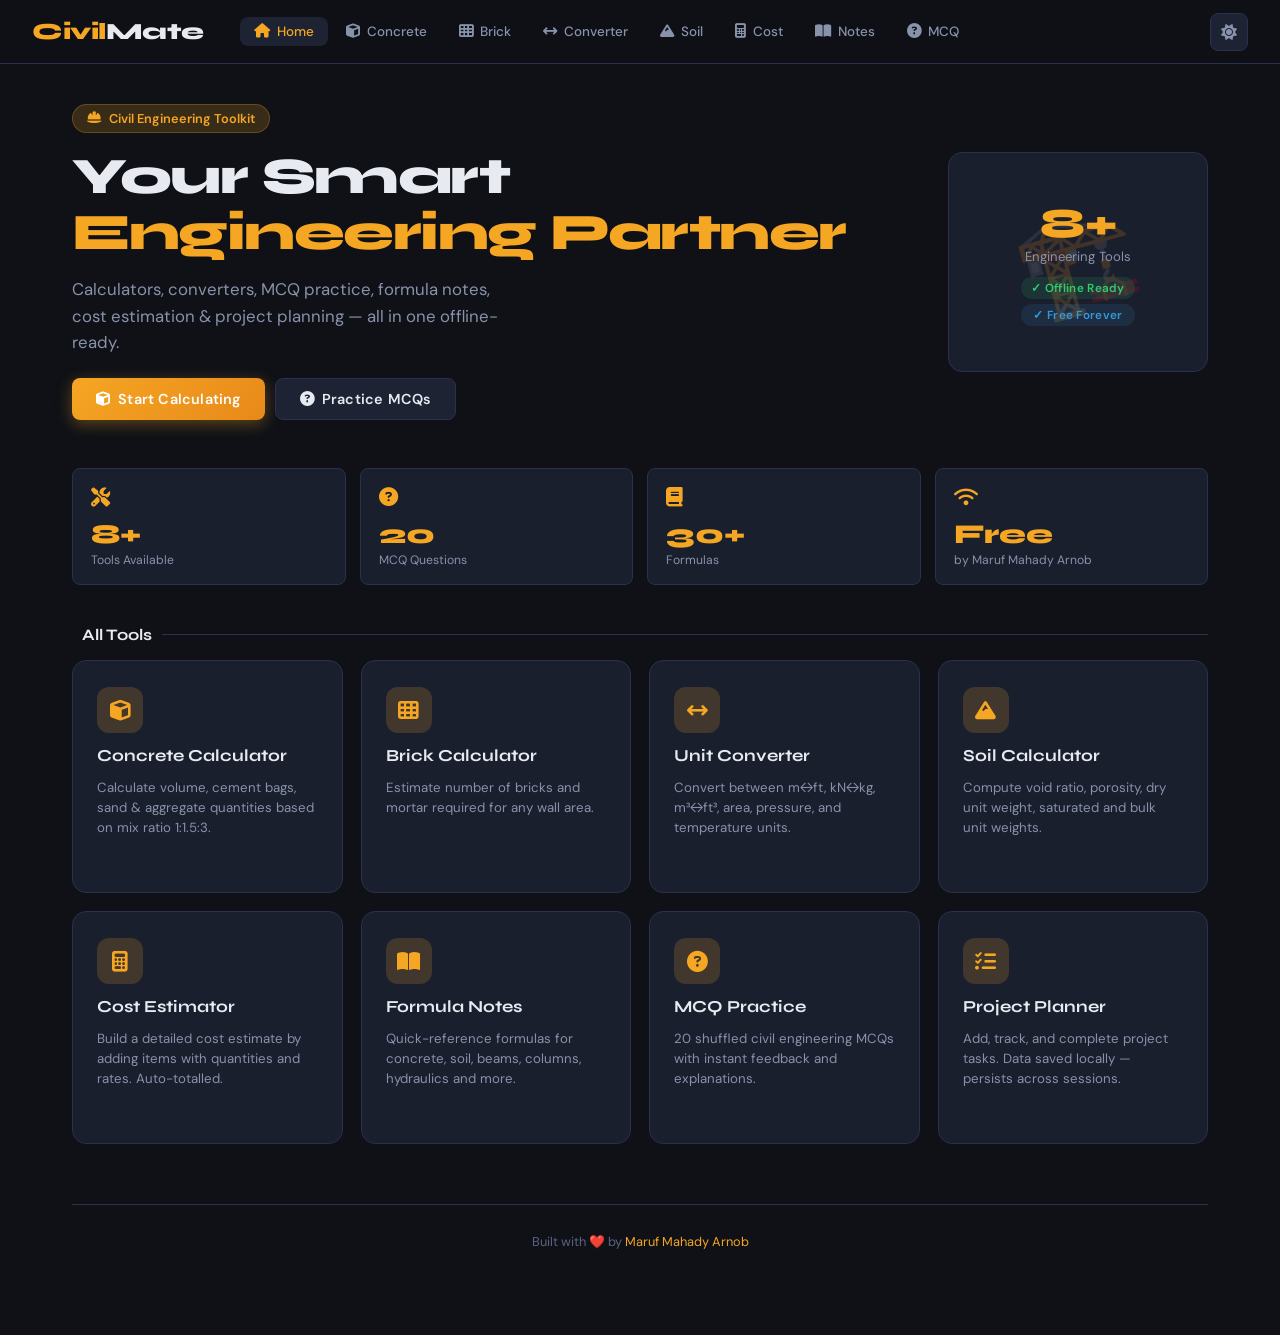
<file: index.html>
<!DOCTYPE html>
<html lang="en">
<head>
  <meta charset="UTF-8" />
  <meta name="viewport" content="width=device-width, initial-scale=1.0" />
  <title>CivilMate — Civil Engineering Toolkit</title>
  <link rel="stylesheet" href="style.css" />
  <link rel="stylesheet" href="https://cdnjs.cloudflare.com/ajax/libs/font-awesome/6.5.0/css/all.min.css" />

<!-- ===== Favicon of Browser Tab  ===== -->
    <link rel="icon" type="image/png" href="https://arnob.bro.bd/civilmate/image/favicon.png">

<!-- ===== Preview for link sharing ===== -->
    <meta property="og:title" content="CivilMate | Your Smart
Engineering Partner">
    <meta property="og:description" content="Calculators, converters, MCQ practice, formula notes, cost estimation & project planning — all in one offline-ready.">
    <meta property="og:image" content="https://arnob.bro.bd/civilmate/image/preview.png">
    <meta property="og:url" content="https://arnob.bro.bd/civilmate/">
    <meta property="og:type" content="website"> 
  
  <style>
    .hero {
      display: flex; align-items: center; justify-content: space-between;
      gap: 32px; margin-bottom: 48px; flex-wrap: wrap;
    }
    .hero-text h1 {
      font-family: var(--font-display);
      font-size: clamp(2rem, 5vw, 3.2rem);
      font-weight: 800; letter-spacing: -1.5px; line-height: 1.1;
    }
    .hero-text h1 .line2 { color: var(--accent); display: block; }
    .hero-text p {
      margin-top: 14px; color: var(--text-muted);
      font-size: 1.05rem; max-width: 440px; line-height: 1.6;
    }
    .hero-actions { display: flex; gap: 10px; margin-top: 22px; flex-wrap: wrap; }
    .hero-badge {
      display: inline-flex; align-items: center; gap: 8px;
      background: var(--accent-glow); border: 1px solid rgba(245,166,35,0.25);
      color: var(--accent); border-radius: 99px;
      padding: 5px 14px; font-size: 0.8rem; font-weight: 600;
      margin-bottom: 16px;
    }
    .hero-visual {
      flex-shrink: 0;
      width: 260px; height: 220px;
      background: var(--card);
      border: 1px solid var(--card-border);
      border-radius: var(--radius);
      display: flex; align-items: center; justify-content: center;
      position: relative; overflow: hidden;
    }
    .hero-visual-inner {
      font-size: 6rem; opacity: 0.18;
      position: absolute; transform: rotate(-15deg);
    }
    .hero-visual-content {
      position: relative; z-index: 1; text-align: center;
    }
    .hero-visual-content .big-num {
      font-family: var(--font-display);
      font-size: 2.6rem; font-weight: 800; color: var(--accent);
    }
    .hero-visual-content p { font-size: 0.82rem; color: var(--text-muted); }
    @media(max-width:600px) { .hero-visual { display: none; } }

    /* Quick stats */
    .quick-stats {
      display: grid; grid-template-columns: repeat(4, 1fr); gap: 14px;
      margin-bottom: 40px;
    }
    @media(max-width:700px) { .quick-stats { grid-template-columns: repeat(2,1fr); } }
    .qs-card {
      background: var(--card);
      border: 1px solid var(--card-border);
      border-radius: var(--radius-sm);
      padding: 16px 18px;
    }
    .qs-icon { font-size: 1.2rem; color: var(--accent); margin-bottom: 8px; }
    .qs-val { font-family: var(--font-display); font-size: 1.7rem; font-weight: 800; }
    .qs-label { font-size: 0.76rem; color: var(--text-muted); margin-top: 2px; }

    /* Features grid */
    .features-grid {
      display: grid;
      grid-template-columns: repeat(auto-fill, minmax(260px, 1fr));
      gap: 18px;
    }
  </style>
</head>
<body>

<!-- Loader -->
<div id="page-loader">
  <div class="loader-logo">Civil<span>Mate</span></div>
  <div class="loader-bar"><div class="loader-bar-fill"></div></div>
</div>

<!-- Navbar -->
<nav class="navbar">
  <a href="/civilmate/" class="nav-brand">Civil<span>Mate</span></a>
  <div class="nav-links">
    <a href="/civilmate/" class="active"><i class="fas fa-house"></i> Home</a>
    <a href="/civilmate/concrete"><i class="fas fa-cube"></i> Concrete</a>
    <a href="/civilmate/brick/"><i class="fas fa-th"></i> Brick</a>
    <a href="/civilmate/converter"><i class="fas fa-arrows-left-right"></i> Converter</a>
    <a href="/civilmate/soil"><i class="fas fa-mountain"></i> Soil</a>
    <a href="/civilmate/cost"><i class="fas fa-calculator"></i> Cost</a>
    <a href="/civilmate/notes"><i class="fas fa-book-open"></i> Notes</a>
    <a href="/civilmate/mcq"><i class="fas fa-circle-question"></i> MCQ</a>
  </div>
  <div class="nav-actions">
    <button class="btn-icon" id="theme-toggle" title="Toggle Theme"><i class="fas fa-sun"></i></button>
    <button class="btn-icon nav-hamburger" id="hamburger"><i class="fas fa-bars"></i></button>
  </div>
</nav>
<div class="mobile-menu" id="mobile-menu">
  <a href="/civilmate/"><i class="fas fa-house"></i> Home</a>
  <a href="/civilmate/concrete"><i class="fas fa-cube"></i> Concrete Calculator</a>
  <a href="/civilmate/brick"><i class="fas fa-th"></i> Brick Calculator</a>
  <a href="/civilmate/converter"><i class="fas fa-arrows-left-right"></i> Unit Converter</a>
  <a href="/civilmate/soil"><i class="fas fa-mountain"></i> Soil Calculator</a>
  <a href="/civilmate/cost"><i class="fas fa-calculator"></i> Cost Estimator</a>
  <a href="/civilmate/notes"><i class="fas fa-book-open"></i> Notes</a>
  <a href="/civilmate/mcq"><i class="fas fa-circle-question"></i> MCQ Practice</a>
  <a href="#" id="theme-toggle-mob"><i class="fas fa-sun"></i> Toggle Theme</a>
</div>

<main class="main-content">

  <!-- Hero -->
  <section class="hero">
    <div class="hero-text">
      <div class="hero-badge"><i class="fas fa-hard-hat"></i> Civil Engineering Toolkit</div>
      <h1>Your Smart<span class="line2">Engineering Partner</span></h1>
      <p>Calculators, converters, MCQ practice, formula notes, cost estimation & project planning — all in one offline-ready.</p>
      <div class="hero-actions">
        <a href="/civilmate/concrete/" class="btn btn-primary"><i class="fas fa-cube"></i> Start Calculating</a>
        <a href="/civilmate/mcq/" class="btn btn-secondary"><i class="fas fa-circle-question"></i> Practice MCQs</a>
      </div>
    </div>
    <div class="hero-visual">
      <div class="hero-visual-inner">🏗️</div>
      <div class="hero-visual-content">
        <div class="big-num">8+</div>
        <p>Engineering Tools</p>
        <div style="margin-top:12px;display:flex;flex-direction:column;gap:5px">
          <span class="badge badge-green" style="justify-content:center">✓ Offline Ready</span>
          <span class="badge badge-blue" style="justify-content:center">✓ Free Forever</span>
        </div>
      </div>
    </div>
  </section>

  <!-- Quick Stats -->
  <div class="quick-stats">
    <div class="qs-card">
      <div class="qs-icon"><i class="fas fa-tools"></i></div>
      <div class="qs-val text-accent">8+</div>
      <div class="qs-label">Tools Available</div>
    </div>
    <div class="qs-card">
      <div class="qs-icon"><i class="fas fa-circle-question"></i></div>
      <div class="qs-val text-accent">20</div>
      <div class="qs-label">MCQ Questions</div>
    </div>
    <div class="qs-card">
      <div class="qs-icon"><i class="fas fa-book"></i></div>
      <div class="qs-val text-accent">30+</div>
      <div class="qs-label">Formulas</div>
    </div>
    <div class="qs-card">
      <div class="qs-icon"><i class="fas fa-wifi"></i></div>
      <div class="qs-val text-accent">Free</div>
      <div class="qs-label">by Maruf Mahady Arnob</div>
    </div>
  </div>

  <!-- Feature Cards -->
  <div class="section-title"><i class="fas fa-grid-2" style="color:var(--accent)"></i> All Tools</div>
  <div class="features-grid">

    <a href="/civilmate/concrete/" class="dash-card">
      <div class="dash-card-icon"><i class="fas fa-cube"></i></div>
      <div class="dash-card-title">Concrete Calculator</div>
      <div class="dash-card-desc">Calculate volume, cement bags, sand & aggregate quantities based on mix ratio 1:1.5:3.</div>
      <div class="dash-card-arrow">Open Tool <i class="fas fa-arrow-right"></i></div>
    </a>

    <a href="/civilmate/brick/" class="dash-card">
      <div class="dash-card-icon"><i class="fas fa-th"></i></div>
      <div class="dash-card-title">Brick Calculator</div>
      <div class="dash-card-desc">Estimate number of bricks and mortar required for any wall area.</div>
      <div class="dash-card-arrow">Open Tool <i class="fas fa-arrow-right"></i></div>
    </a>

    <a href="/civilmate/converter" class="dash-card">
      <div class="dash-card-icon"><i class="fas fa-arrows-left-right"></i></div>
      <div class="dash-card-title">Unit Converter</div>
      <div class="dash-card-desc">Convert between m↔ft, kN↔kg, m³↔ft³, area, pressure, and temperature units.</div>
      <div class="dash-card-arrow">Open Tool <i class="fas fa-arrow-right"></i></div>
    </a>

    <a href="/civilmate/soil" class="dash-card">
      <div class="dash-card-icon"><i class="fas fa-mountain"></i></div>
      <div class="dash-card-title">Soil Calculator</div>
      <div class="dash-card-desc">Compute void ratio, porosity, dry unit weight, saturated and bulk unit weights.</div>
      <div class="dash-card-arrow">Open Tool <i class="fas fa-arrow-right"></i></div>
    </a>

    <a href="/civilmate/cost" class="dash-card">
      <div class="dash-card-icon"><i class="fas fa-calculator"></i></div>
      <div class="dash-card-title">Cost Estimator</div>
      <div class="dash-card-desc">Build a detailed cost estimate by adding items with quantities and rates. Auto-totalled.</div>
      <div class="dash-card-arrow">Open Tool <i class="fas fa-arrow-right"></i></div>
    </a>

    <a href="/civilmate/notes" class="dash-card">
      <div class="dash-card-icon"><i class="fas fa-book-open"></i></div>
      <div class="dash-card-title">Formula Notes</div>
      <div class="dash-card-desc">Quick-reference formulas for concrete, soil, beams, columns, hydraulics and more.</div>
      <div class="dash-card-arrow">Open Tool <i class="fas fa-arrow-right"></i></div>
    </a>

    <a href="/civilmate/mcq" class="dash-card">
      <div class="dash-card-icon"><i class="fas fa-circle-question"></i></div>
      <div class="dash-card-title">MCQ Practice</div>
      <div class="dash-card-desc">20 shuffled civil engineering MCQs with instant feedback and explanations.</div>
      <div class="dash-card-arrow">Open Tool <i class="fas fa-arrow-right"></i></div>
    </a>

    <a href="/civilmate/notes" class="dash-card">
      <div class="dash-card-icon"><i class="fas fa-list-check"></i></div>
      <div class="dash-card-title">Project Planner</div>
      <div class="dash-card-desc">Add, track, and complete project tasks. Data saved locally — persists across sessions.</div>
      <div class="dash-card-arrow">Open Tool <i class="fas fa-arrow-right"></i></div>
    </a>

  </div>

  <footer class="footer">
    Built with ❤️ by <span>Maruf Mahady Arnob</span>
</main>

<script src="script.js"></script>
</body>
</html>
</file>
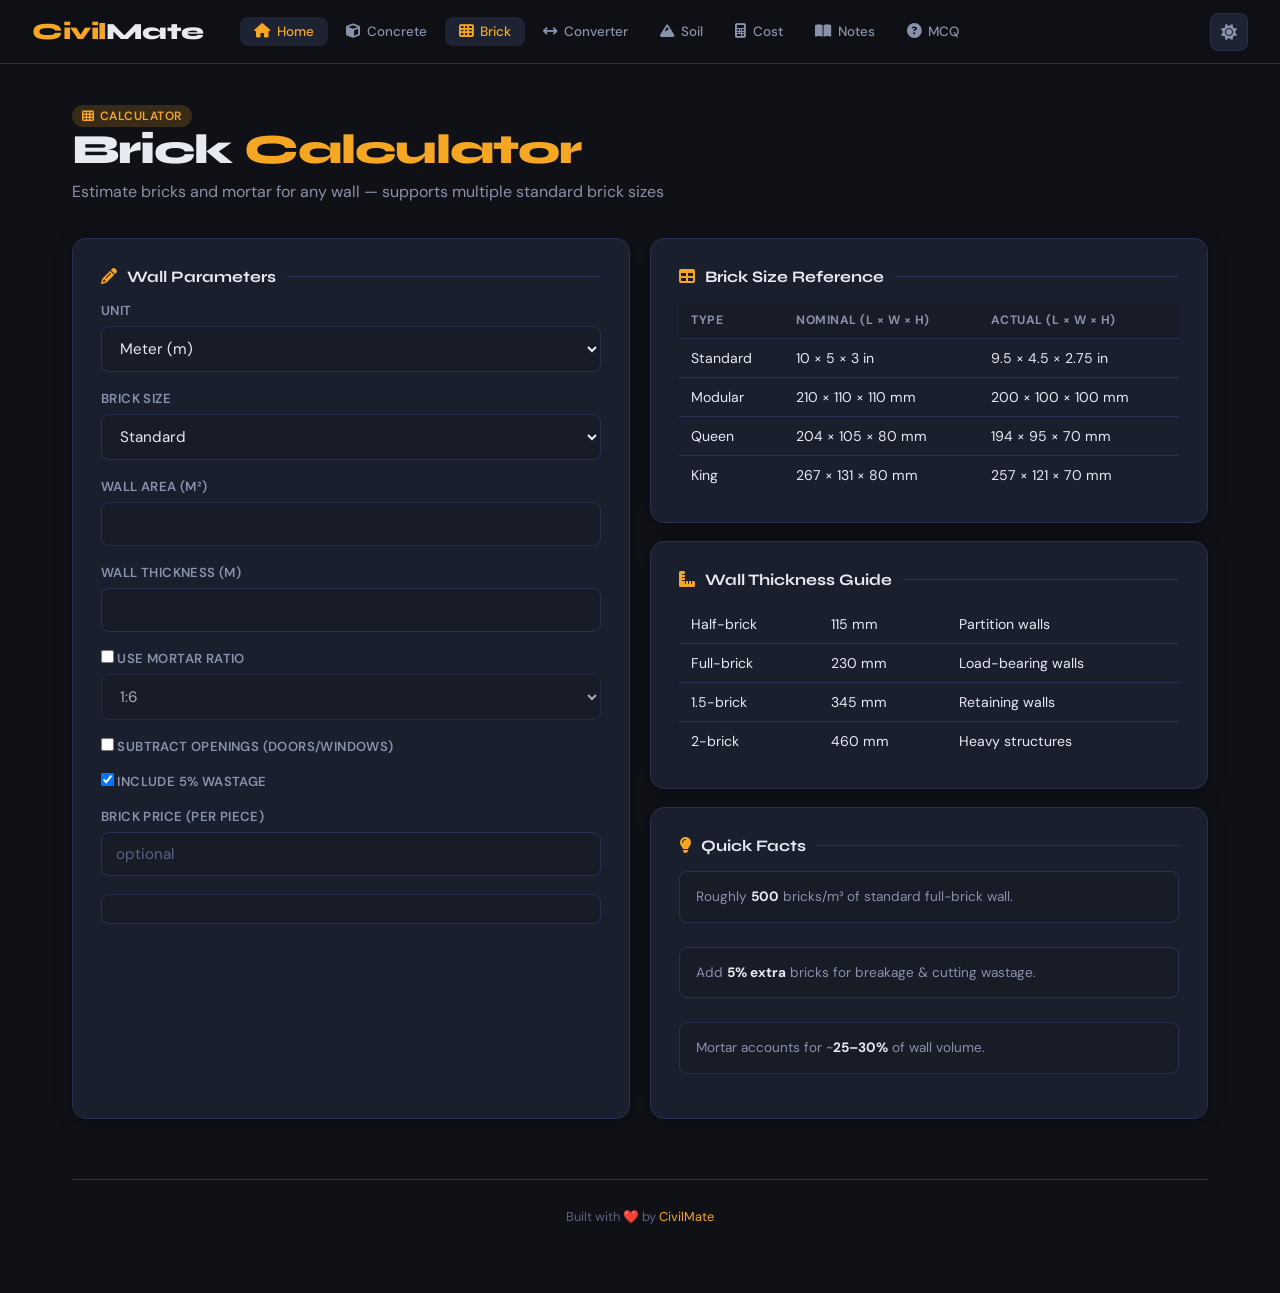
<file: brick/index.html>
<!DOCTYPE html>
<html lang="en">
<head>
  <meta charset="UTF-8" />
  <meta name="viewport" content="width=device-width, initial-scale=1.0" />
  <title>Brick Calculator — CivilMate</title>
  <link rel="stylesheet" href="../style.css" />
  <link rel="stylesheet" href="https://cdnjs.cloudflare.com/ajax/libs/font-awesome/6.5.0/css/all.min.css" />

  <style>
    .brick-visual {
      display: grid; grid-template-columns: repeat(6,1fr); gap: 3px;
      margin-bottom: 20px; padding: 14px;
      background: var(--bg2); border-radius: var(--radius-sm);
      border: 1px solid var(--card-border);
    }
    .brick-cell {
      height: 18px; border-radius: 2px;
      background: var(--accent);
      opacity: 0.7;
      animation: brickPop 0.4s ease both;
    }
    .brick-cell:nth-child(even) { opacity: 0.4; }
    @keyframes brickPop { from { transform:scale(0); opacity:0; } to { transform:scale(1); } }
    table { width: 100%; border-collapse: collapse; }
    th, td { text-align: left; padding: 10px 12px; border-bottom: 1px solid var(--card-border); font-size: 0.88rem; }
    th { font-size: 0.76rem; font-weight: 700; text-transform: uppercase; letter-spacing: 0.5px; color: var(--text-muted); background: var(--bg2); }
    tr:last-child td { border-bottom: none; }
    tr:hover td { background: var(--bg2); }
    .info-box { background: var(--bg2); border: 1px solid var(--card-border); border-radius: var(--radius-sm); padding: 14px 16px; font-size: 0.85rem; color: var(--text-muted); line-height: 1.6; margin-bottom: 16px; }
    .info-box strong { color: var(--text); }
  </style>
</head>
<body>

<div id="page-loader">
  <div class="loader-logo">Civil<span>Mate</span></div>
  <div class="loader-bar"><div class="loader-bar-fill"></div></div>
</div>

<nav class="navbar">
  <a href="../index.html" class="nav-brand">Civil<span>Mate</span></a>
  <div class="nav-links">
    <a href="../index.html"><i class="fas fa-house"></i> Home</a>
    <a href="concrete.html"><i class="fas fa-cube"></i> Concrete</a>
    <a href="brick.html" class="active"><i class="fas fa-th"></i> Brick</a>
    <a href="converter.html"><i class="fas fa-arrows-left-right"></i> Converter</a>
    <a href="soil.html"><i class="fas fa-mountain"></i> Soil</a>
    <a href="cost.html"><i class="fas fa-calculator"></i> Cost</a>
    <a href="notes.html"><i class="fas fa-book-open"></i> Notes</a>
    <a href="mcq.html"><i class="fas fa-circle-question"></i> MCQ</a>
  </div>
  <div class="nav-actions">
    <button class="btn-icon" id="theme-toggle" title="Toggle Theme"><i class="fas fa-sun"></i></button>
    <button class="btn-icon nav-hamburger" id="hamburger"><i class="fas fa-bars"></i></button>
  </div>
</nav>
<div class="mobile-menu" id="mobile-menu">
  <a href="../index.html"><i class="fas fa-house"></i> Home</a>
  <a href="concrete.html"><i class="fas fa-cube"></i> Concrete</a>
  <a href="brick.html" class="active"><i class="fas fa-th"></i> Brick</a>
  <a href="converter.html"><i class="fas fa-arrows-left-right"></i> Converter</a>
  <a href="soil.html"><i class="fas fa-mountain"></i> Soil</a>
  <a href="cost.html"><i class="fas fa-calculator"></i> Cost</a>
  <a href="notes.html"><i class="fas fa-book-open"></i> Notes</a>
  <a href="mcq.html"><i class="fas fa-circle-question"></i> MCQ</a>
  <a href="#" id="theme-toggle-mob"><i class="fas fa-sun"></i> Toggle Theme</a>
</div>

<main class="main-content">
  <div class="page-header">
    <div class="tag"><i class="fas fa-th"></i> Calculator</div>
    <h1>Brick <span class="accent">Calculator</span></h1>
    <p>Estimate bricks and mortar for any wall — supports multiple standard brick sizes</p>
  </div>

  <div class="grid-2">
    <!-- Input Card -->
<div class="card">
  <div class="section-title">
    <i class="fas fa-pencil" style="color:var(--accent)"></i> Wall Parameters
  </div>

  <!-- Unit -->
  <div class="form-group">
    <label>Unit</label>
    <select class="form-control" id="b-unit">
      <option value="m">Meter (m)</option>
      <option value="mm">Millimeter (mm)</option>
      <option value="ft">Feet (ft)</option>
      <option value="in">Inch (in)</option>
    </select>
  </div>

  <!-- Brick -->
  <div class="form-group">
    <label>Brick Size</label>
    <select class="form-control" id="b-size">
      <option value="standard">Standard</option>
      <option value="modular">Modular</option>
      <option value="queen">Queen</option>
      <option value="king">King</option>
    </select>
  </div>

  <!-- Area -->
  <div class="form-group">
    <label id="area-label">Wall Area (m²)</label>
    <input type="number" class="form-control" id="b-area" />
  </div>

  <!-- Thickness -->
  <div class="form-group">
    <label id="thick-label">Wall Thickness (m)</label>
    <input type="number" class="form-control" id="b-wall-thick" />
  </div>

  <!-- Mortar Ratio Optional -->
  <div class="form-group">
    <label>
      <input type="checkbox" id="enable-ratio" />
      Use Mortar Ratio
    </label>

    <select class="form-control" id="b-ratio" disabled>
      <option value="1:4">1:4</option>
      <option value="1:5">1:5</option>
      <option value="1:6" selected>1:6</option>
    </select>
  </div>

  <!-- Opening Optional -->
  <div class="form-group">

    <label>
      <input type="checkbox" id="enable-opening" />
      Subtract Openings (Doors/Windows)
    </label>

    <div id="opening-fields" style="display:none;margin-top:10px">

      <input type="number"
            class="form-control"
            id="b-opening-area"
            placeholder="Opening Area" />

      <small style="color:var(--text-muted)">
        Total door/window area
      </small>

    </div>
  </div>

  <!-- Wastage Toggle -->
  <div class="form-group">
    <label>
      <input type="checkbox" id="b-waste" checked />
      Include 5% Wastage
    </label>
  </div>

  <!-- Cost -->
  <div class="form-group">
    <label>Brick Price (per piece)</label>
    <input type="number" class="form-control" id="b-price" placeholder="optional" />
  </div>

  <!-- Visual -->
  <div class="brick-visual" id="brick-visual"></div>

  <!-- Result -->
  <div class="result-box" id="brick-result">
    <h3>Results</h3>

    <div class="result-row">
      <span>Bricks</span>
      <span id="r-bricks">—</span>
    </div>

    <div class="result-row">
      <span>Wall Volume</span>
      <span><span id="r-wall-vol">—</span> <span id="unit-volume">m³</span></span>
    </div>

    <div class="result-row">
      <span>Mortar</span>
      <span><span id="r-mortar-vol">—</span> <span id="unit-mortar">m³</span></span>
    </div>

    <div class="result-row">
      <span>Cement</span>
      <span><span id="r-b-cement-bags">—</span> bags</span>
    </div>

    <div class="result-row">
      <span>Sand</span>
      <span><span id="r-b-sand">—</span> <span id="unit-sand">m³</span></span>
    </div>

    <div class="result-row">
      <span>Total Cost</span>
      <span id="r-cost">—</span>
    </div>
  </div>
</div>
    <!-- Reference -->
    <div style="display:flex;flex-direction:column;gap:18px">
      <div class="card">
        <div class="section-title"><i class="fas fa-table" style="color:var(--accent)"></i> Brick Size Reference</div>
          <table>
            <thead>
              <tr>
                <th>Type</th>
                <th>Nominal (L × W × H)</th>
                <th>Actual (L × W × H)</th>
              </tr>
            </thead>

            <tbody>
              <tr>
                <td>Standard</td>

                <td class="b-nom"
                    data-l="254"
                    data-w="127"
                    data-h="76">
                  10 × 5 × 3 in
                </td>

                <td class="b-act"
                    data-l="241"
                    data-w="114"
                    data-h="70">
                  9.5 × 4.5 × 2.75 in
                </td>
              </tr>

              <tr>
                <td>Modular</td>
                <td class="b-nom" data-l="210" data-w="110" data-h="110">
                  210 × 110 × 110 mm
                </td>
                <td class="b-act" data-l="200" data-w="100" data-h="100">
                  200 × 100 × 100 mm
                </td>
              </tr>

              <tr>
                <td>Queen</td>
                <td class="b-nom" data-l="204" data-w="105" data-h="80">
                  204 × 105 × 80 mm
                </td>
                <td class="b-act" data-l="194" data-w="95" data-h="70">
                  194 × 95 × 70 mm
                </td>
              </tr>

              <tr>
                <td>King</td>
                <td class="b-nom" data-l="267" data-w="131" data-h="80">
                  267 × 131 × 80 mm
                </td>
                <td class="b-act" data-l="257" data-w="121" data-h="70">
                  257 × 121 × 70 mm
                </td>
              </tr>
            </tbody>
          </table>
      </div>

      <div class="card">
        <div class="section-title"><i class="fas fa-ruler-combined" style="color:var(--accent)"></i> Wall Thickness Guide</div>
          <table>
            <tbody>
              <tr>
                <td>Half-brick</td>
                <td class="thickness" data-mm="115">115 mm</td>
                <td>Partition walls</td>
              </tr>

              <tr>
                <td>Full-brick</td>
                <td class="thickness" data-mm="230">230 mm</td>
                <td>Load-bearing walls</td>
              </tr>

              <tr>
                <td>1.5-brick</td>
                <td class="thickness" data-mm="345">345 mm</td>
                <td>Retaining walls</td>
              </tr>

              <tr>
                <td>2-brick</td>
                <td class="thickness" data-mm="460">460 mm</td>
                <td>Heavy structures</td>
              </tr>
            </tbody>
          </table>
      </div>

      <div class="card">
        <div class="section-title"><i class="fas fa-lightbulb" style="color:var(--accent)"></i> Quick Facts</div>
        <div style="display:flex;flex-direction:column;gap:8px">
          <div class="info-box" id="fact-bricks" data-base="500">
            Roughly <strong>500</strong> bricks/m³ of standard full-brick wall.
          </div>

          <div class="info-box">
            Add <strong>5% extra</strong> bricks for breakage & cutting wastage.
          </div>

          <div class="info-box" id="fact-mortar">
            Mortar accounts for ~<strong>25–30%</strong> of wall volume.
          </div>
        </div>
      </div>
    </div>
  </div>

  <footer class="footer">Built with ❤️ by <span>CivilMate</span></footer>
</main>
<script src="../script.js"></script>
</body>
</html>
</file>
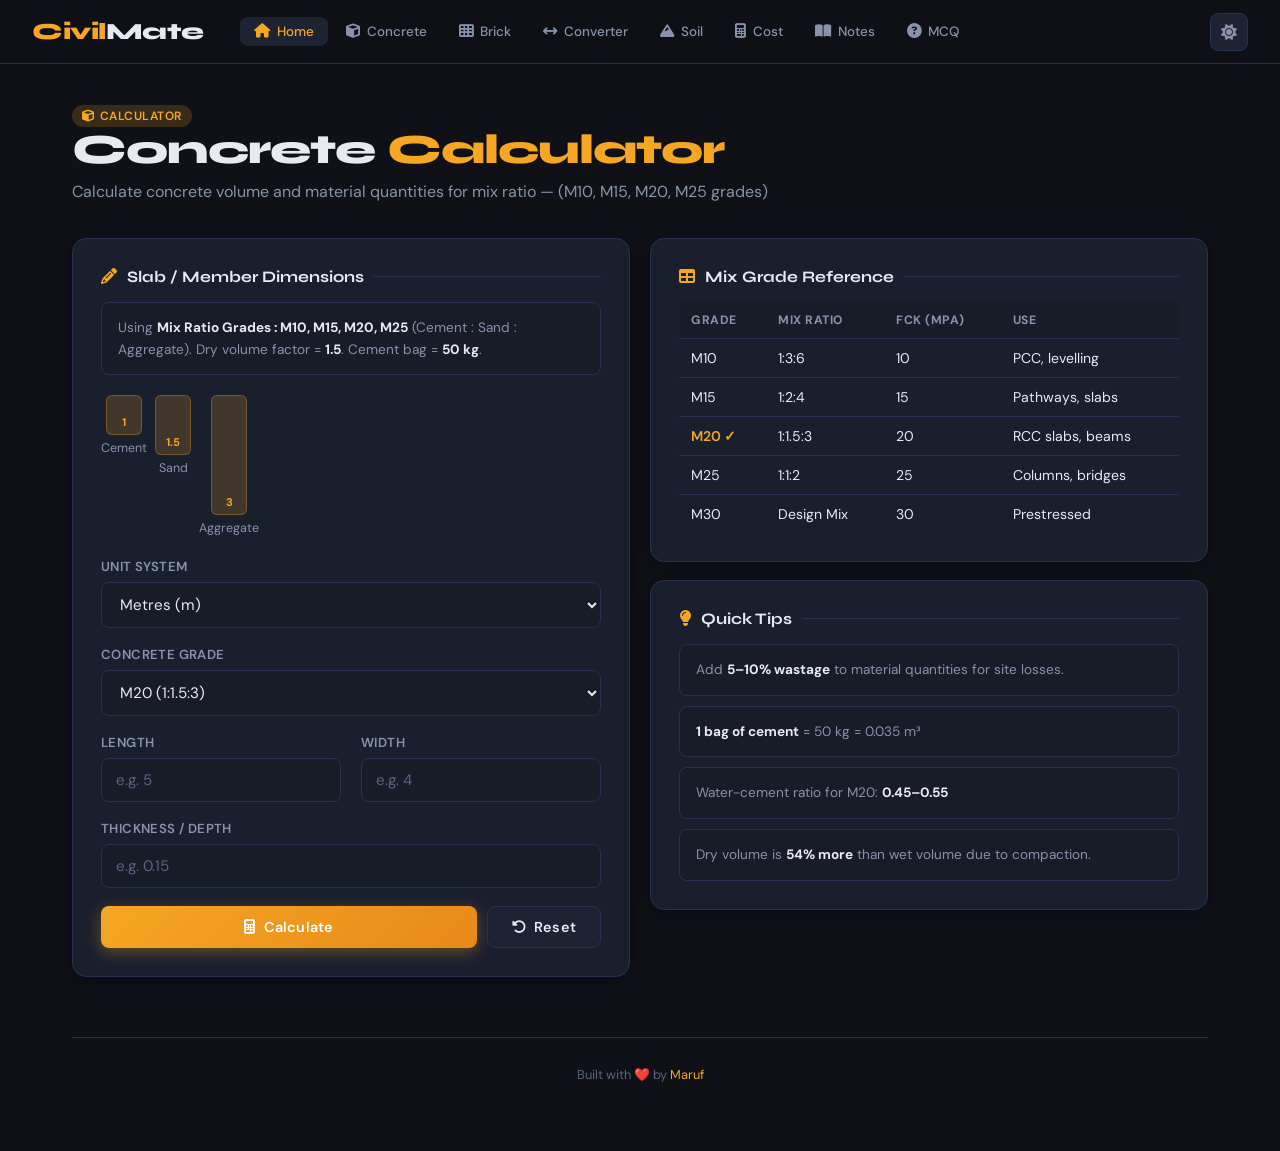
<file: concrete/index.html>
<!DOCTYPE html>
<html lang="en">
<head>
  <meta charset="UTF-8" />
  <meta name="viewport" content="width=device-width, initial-scale=1.0" />
  <title>Concrete Calculator — CivilMate</title>
  <link rel="stylesheet" href="../style.css" />
  <link rel="stylesheet" href="https://cdnjs.cloudflare.com/ajax/libs/font-awesome/6.5.0/css/all.min.css" />
  <!-- ===== Favicon of Browser Tab  ===== -->
    <link rel="icon" type="image/png" href="https://arnob.bro.bd/civilmate/image/favicon.png">

<!-- ===== Preview for link sharing ===== -->
    <meta property="og:title" content="CivilMate | Concrete Calculator">
    <meta property="og:description" content="Calculate concrete volume and material quantities for mix ratio — (M10, M15, M20, M25 grades)">
    <meta property="og:image" content="https://arnob.bro.bd/civilmate/image/preview.png">
    <meta property="og:url" content="https://arnob.bro.bd/civilmate/concrete/">
    <meta property="og:type" content="website"> 
 
  <style>
    .ratio-visual {
      display: flex; gap: 8px; margin-bottom: 22px; flex-wrap: wrap;
    }
    .ratio-bar {
      display: flex; flex-direction: column; align-items: center; gap: 5px;
      font-size: 0.78rem; color: var(--text-muted);
    }
    .ratio-fill {
      width: 36px; border-radius: 6px;
      background: var(--accent-glow);
      border: 1px solid rgba(245,166,35,0.3);
      display: flex; align-items: flex-end; justify-content: center;
      padding-bottom: 5px;
      font-size: 0.7rem; font-weight: 700; color: var(--accent);
    }
    .info-box {
      background: var(--bg2);
      border: 1px solid var(--card-border);
      border-radius: var(--radius-sm);
      padding: 14px 16px;
      font-size: 0.85rem;
      color: var(--text-muted);
      line-height: 1.6;
      margin-bottom: 20px;
    }
    .info-box strong { color: var(--text); }
    table { width: 100%; border-collapse: collapse; }
    th, td { text-align: left; padding: 10px 12px; border-bottom: 1px solid var(--card-border); font-size: 0.88rem; }
    th { font-size: 0.76rem; font-weight: 700; text-transform: uppercase; letter-spacing: 0.5px; color: var(--text-muted); background: var(--bg2); }
    tr:last-child td { border-bottom: none; }
    tr:hover td { background: var(--bg2); }
  </style>
</head>
<body>

<div id="page-loader">
  <div class="loader-logo">Civil<span>Mate</span></div>
  <div class="loader-bar"><div class="loader-bar-fill"></div></div>
</div>

<nav class="navbar">
  <a href="/civilmate/" class="nav-brand">Civil<span>Mate</span></a>
  <div class="nav-links">
    <a href="/civilmate/" class="active"><i class="fas fa-house"></i> Home</a>
    <a href="/civilmate/concrete"><i class="fas fa-cube"></i> Concrete</a>
    <a href="/civilmate/brick/"><i class="fas fa-th"></i> Brick</a>
    <a href="/civilmate/converter"><i class="fas fa-arrows-left-right"></i> Converter</a>
    <a href="/civilmate/soil"><i class="fas fa-mountain"></i> Soil</a>
    <a href="/civilmate/cost"><i class="fas fa-calculator"></i> Cost</a>
    <a href="/civilmate/notes"><i class="fas fa-book-open"></i> Notes</a>
    <a href="/civilmate/mcq"><i class="fas fa-circle-question"></i> MCQ</a>
  </div>
  <div class="nav-actions">
    <button class="btn-icon" id="theme-toggle" title="Toggle Theme"><i class="fas fa-sun"></i></button>
    <button class="btn-icon nav-hamburger" id="hamburger"><i class="fas fa-bars"></i></button>
  </div>
</nav>
<div class="mobile-menu" id="mobile-menu">
  <a href="/civilmate/"><i class="fas fa-house"></i> Home</a>
  <a href="/civilmate/concrete"><i class="fas fa-cube"></i> Concrete Calculator</a>
  <a href="/civilmate/brick"><i class="fas fa-th"></i> Brick Calculator</a>
  <a href="/civilmate/converter"><i class="fas fa-arrows-left-right"></i> Unit Converter</a>
  <a href="/civilmate/soil"><i class="fas fa-mountain"></i> Soil Calculator</a>
  <a href="/civilmate/cost"><i class="fas fa-calculator"></i> Cost Estimator</a>
  <a href="/civilmate/notes"><i class="fas fa-book-open"></i> Notes</a>
  <a href="/civilmate/mcq"><i class="fas fa-circle-question"></i> MCQ Practice</a>
  <a href="#" id="theme-toggle-mob"><i class="fas fa-sun"></i> Toggle Theme</a>
</div>

<main class="main-content">
  <div class="page-header">
    <div class="tag"><i class="fas fa-cube"></i> Calculator</div>
    <h1>Concrete <span class="accent">Calculator</span></h1>
    <p>Calculate concrete volume and material quantities for mix ratio — (M10, M15, M20, M25 grades)</p>
  </div>

  <div class="grid-2">
    <!-- Input Card -->
    <div class="card">
      <div class="section-title"><i class="fas fa-pencil" style="color:var(--accent)"></i> Slab / Member Dimensions</div>

      <div class="info-box">
        Using <strong>Mix Ratio Grades : M10, M15, M20, M25</strong> (Cement : Sand : Aggregate). 
        Dry volume factor = <strong>1.5</strong>. Cement bag = <strong>50 kg</strong>.
      </div>

      <!-- Mix ratio visual -->
      <div class="ratio-visual">
        <div class="ratio-bar">
          <div class="ratio-fill" id="r-cement-bar">1</div>
          <span>Cement</span>
        </div>
        <div class="ratio-bar">
          <div class="ratio-fill" id="r-sand-bar">1.5</div>
          <span>Sand</span>
        </div>
        <div class="ratio-bar">
          <div class="ratio-fill" id="r-agg-bar">3</div>
          <span>Aggregate</span>
        </div>
      </div>

      <div class="form-group">
        <label>Unit System</label>
        <select class="form-control" id="c-unit">
          <option value="m">Metres (m)</option>
          <option value="ft">Feet (ft)</option>
          <option value="in">Inches (in)</option>
        </select>
      </div>
      <div class="form-group">
        <label>Concrete Grade</label>
        <select class="form-control" id="c-grade">
          <option value="M10">M10 (1:3:6)</option>
          <option value="M15">M15 (1:2:4)</option>
          <option value="M20" selected>M20 (1:1.5:3)</option>
          <option value="M25">M25 (1:1:2)</option>
        </select>
      </div>
      <div class="grid-2">
        <div class="form-group">
          <label>Length</label>
          <input type="number" class="form-control" id="c-length" placeholder="e.g. 5" min="0" step="any" />
        </div>
        <div class="form-group">
          <label>Width</label>
          <input type="number" class="form-control" id="c-width" placeholder="e.g. 4" min="0" step="any" />
        </div>
      </div>
      <div class="form-group">
        <label>Thickness / Depth</label>
        <input type="number" class="form-control" id="c-thickness" placeholder="e.g. 0.15" min="0" step="any" />
      </div>

      <div style="display:flex;gap:10px;margin-top:6px">
        <button class="btn btn-primary" style="flex:1" onclick="calcConcrete()">
          <i class="fas fa-calculator"></i> Calculate
        </button>
        <button class="btn btn-secondary" onclick="resetConcrete()">
          <i class="fas fa-rotate-left"></i> Reset
        </button>
      </div>

      <!-- Result -->
      <div class="result-box" id="concrete-result">
        <h3><i class="fas fa-chart-bar"></i> &nbsp;Results</h3>
        <div class="result-row">
          <span class="label">Wet Volume</span>
          <span class="value"><span id="r-vol-m3">—</span><span class="unit">m³</span> &nbsp;/&nbsp; <span id="r-vol-ft3">—</span><span class="unit">ft³</span></span>
        </div>
        <div class="result-row">
          <span class="label">Cement Required</span>
          <span class="value"><span id="r-cement-bags">—</span><span class="unit">bags</span> &nbsp;(<span id="r-cement-kg">—</span><span class="unit">kg</span>)</span>
        </div>
        <div class="result-row">
          <span class="label">Fine Aggregate (Sand)</span>
          <span class="value"><span id="r-sand">—</span><span class="unit">m³</span></span>
        </div>
        <div class="result-row">
          <span class="label">Coarse Aggregate</span>
          <span class="value"><span id="r-agg">—</span><span class="unit">m³</span></span>
        </div>
      </div>
    </div>

    <!-- Reference Table -->
    <div style="display:flex;flex-direction:column;gap:18px">
      <div class="card">
        <div class="section-title"><i class="fas fa-table" style="color:var(--accent)"></i> Mix Grade Reference</div>
        <table>
          <thead>
            <tr><th>Grade</th><th>Mix Ratio</th><th>fck (MPa)</th><th>Use</th></tr>
          </thead>
          <tbody>
            <tr><td>M10</td><td>1:3:6</td><td>10</td><td>PCC, levelling</td></tr>
            <tr><td>M15</td><td>1:2:4</td><td>15</td><td>Pathways, slabs</td></tr>
            <tr><td style="color:var(--accent);font-weight:600">M20 ✓</td><td>1:1.5:3</td><td>20</td><td>RCC slabs, beams</td></tr>
            <tr><td>M25</td><td>1:1:2</td><td>25</td><td>Columns, bridges</td></tr>
            <tr><td>M30</td><td>Design Mix</td><td>30</td><td>Prestressed</td></tr>
          </tbody>
        </table>
      </div>

      <div class="card">
        <div class="section-title"><i class="fas fa-lightbulb" style="color:var(--accent)"></i> Quick Tips</div>
        <div style="display:flex;flex-direction:column;gap:10px">
          <div class="info-box" style="margin:0">
            Add <strong>5–10% wastage</strong> to material quantities for site losses.
          </div>
          <div class="info-box" style="margin:0">
            <strong>1 bag of cement</strong> = 50 kg = 0.035 m³
          </div>
          <div class="info-box" style="margin:0">
            Water-cement ratio for M20: <strong>0.45–0.55</strong>
          </div>
          <div class="info-box" style="margin:0">
            Dry volume is <strong>54% more</strong> than wet volume due to compaction.
          </div>
        </div>
      </div>
    </div>
  </div>

  <footer class="footer">Built with ❤️ by <span>Maruf</span></footer>
</main>

<script src="../script.js"></script>
</body>
</html>
</file>
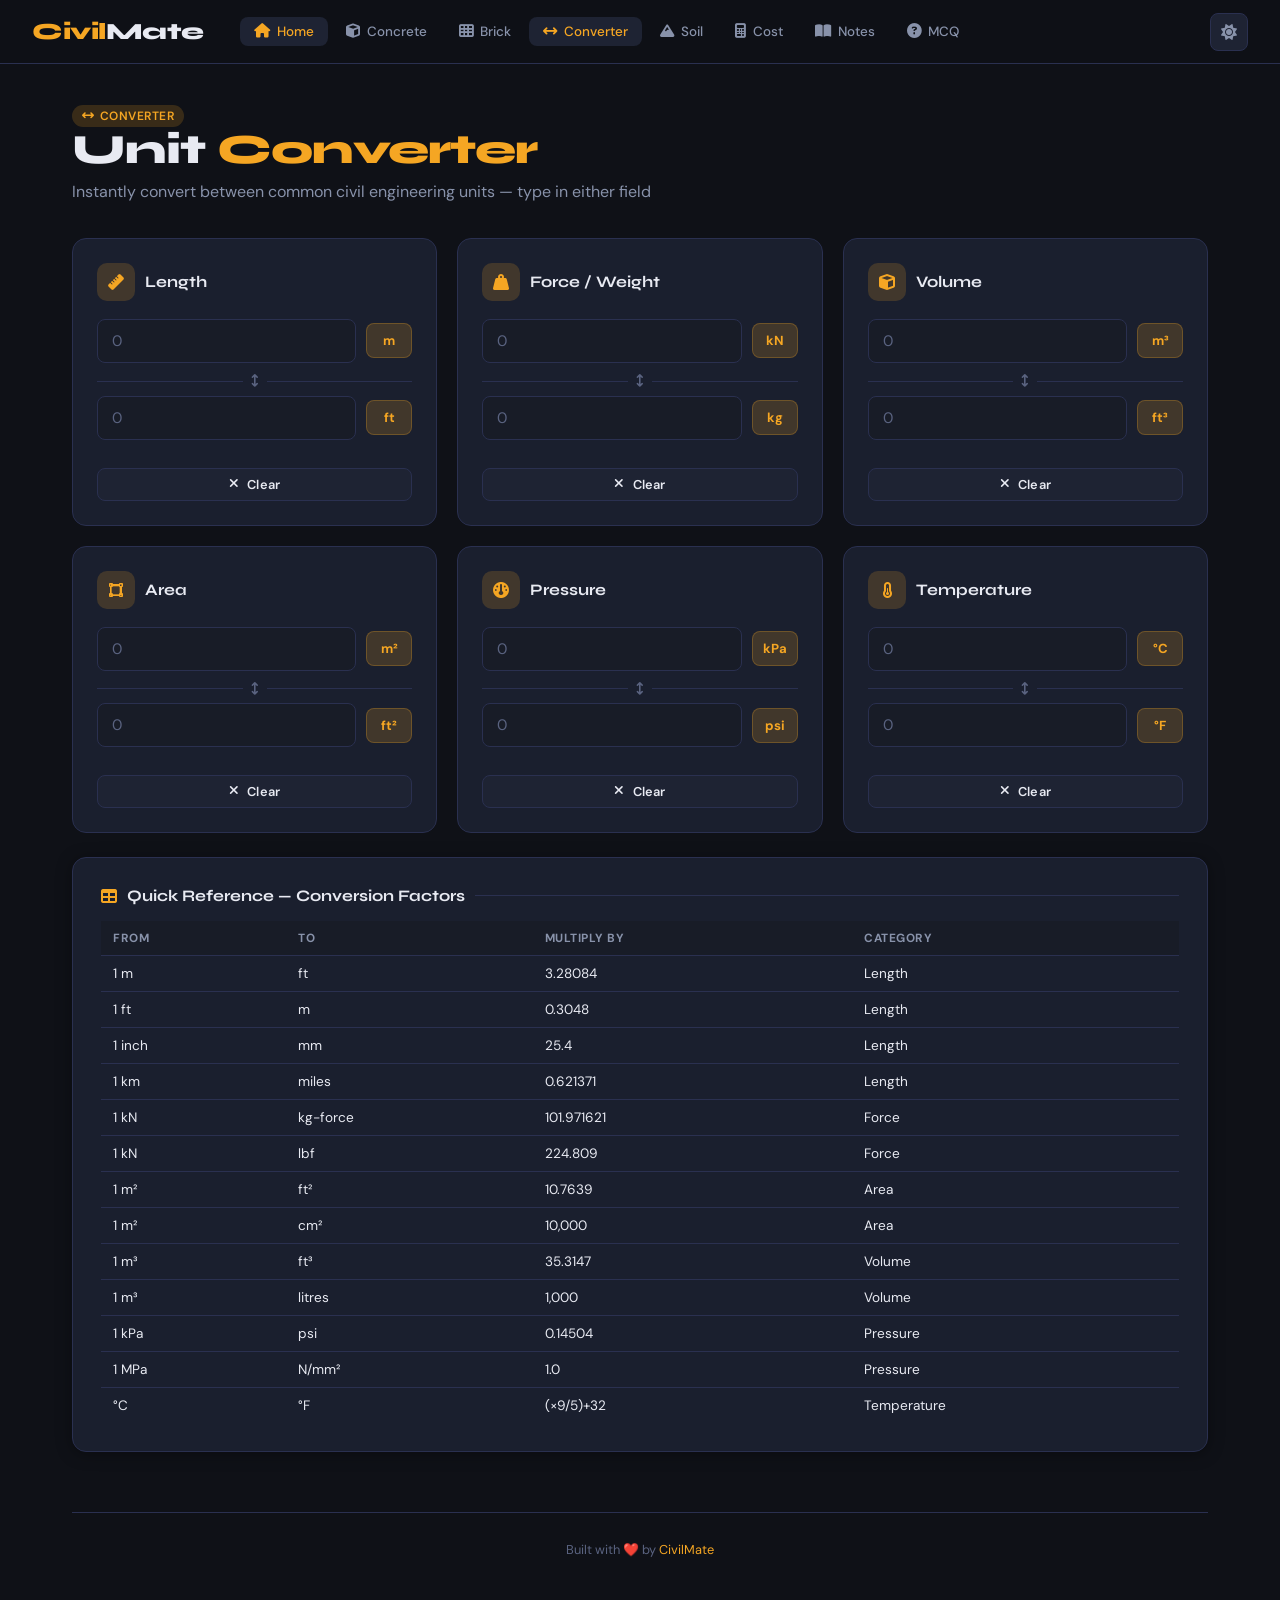
<file: converter/index.html>
<!DOCTYPE html>
<html lang="en">
<head>
  <meta charset="UTF-8" />
  <meta name="viewport" content="width=device-width, initial-scale=1.0" />
  <title>Unit Converter — CivilMate</title>
  <link rel="stylesheet" href="../style.css" />
  <link rel="stylesheet" href="https://cdnjs.cloudflare.com/ajax/libs/font-awesome/6.5.0/css/all.min.css" />
  <style>
    .converter-card {
      background: var(--card);
      border: 1px solid var(--card-border);
      border-radius: var(--radius);
      padding: 24px;
      transition: all var(--transition);
    }
    .converter-card:hover { border-color: rgba(245,166,35,0.3); }
    .converter-card-header {
      display: flex; align-items: center; gap: 10px;
      margin-bottom: 18px;
    }
    .converter-card-icon {
      width: 38px; height: 38px;
      border-radius: 10px;
      background: var(--accent-glow);
      color: var(--accent);
      display: flex; align-items: center; justify-content: center;
      font-size: 1rem;
    }
    .converter-card-title {
      font-family: var(--font-display);
      font-size: 1rem; font-weight: 700;
    }
    .conv-row {
      display: flex; align-items: center; gap: 10px; margin-bottom: 12px;
    }
    .conv-row input { flex: 1; }
    .conv-unit-label {
      min-width: 46px; text-align: center;
      font-size: 0.82rem; font-weight: 700;
      color: var(--accent);
      background: var(--accent-glow);
      border: 1px solid rgba(245,166,35,0.25);
      padding: 8px 10px; border-radius: var(--radius-sm);
      white-space: nowrap;
    }
    .conv-swap {
      width: 34px; height: 34px;
      border-radius: 50%;
      background: var(--bg3);
      border: 1px solid var(--card-border);
      color: var(--accent);
      display: flex; align-items: center; justify-content: center;
      font-size: 0.9rem; cursor: pointer;
      transition: all var(--transition);
      flex-shrink: 0;
    }
    .conv-swap:hover { background: var(--accent-glow); transform: rotate(180deg); }
    .conv-arrows {
      display: flex; flex-direction: column; align-items: center;
      gap: 2px; flex-shrink: 0;
    }
    .conv-arrows i { color: var(--text-dim); font-size: 0.7rem; }
    .conv-divider {
      display: flex; align-items: center; justify-content: center;
      gap: 8px; margin: 8px 0;
      color: var(--text-dim); font-size: 0.8rem;
    }
    .conv-divider::before, .conv-divider::after {
      content: ''; flex: 1; height: 1px; background: var(--card-border);
    }
    .ref-table { width: 100%; border-collapse: collapse; }
    .ref-table th, .ref-table td { padding: 9px 12px; border-bottom: 1px solid var(--card-border); font-size: 0.85rem; text-align:left; }
    .ref-table th { font-size: 0.74rem; font-weight: 700; text-transform: uppercase; letter-spacing: 0.5px; color: var(--text-muted); background: var(--bg2); }
    .ref-table tr:last-child td { border-bottom: none; }
  </style>
</head>
<body>

<div id="page-loader">
  <div class="loader-logo">Civil<span>Mate</span></div>
  <div class="loader-bar"><div class="loader-bar-fill"></div></div>
</div>

<nav class="navbar">
  <a href="../index.html" class="nav-brand">Civil<span>Mate</span></a>
  <div class="nav-links">
    <a href="../index.html"><i class="fas fa-house"></i> Home</a>
    <a href="concrete.html"><i class="fas fa-cube"></i> Concrete</a>
    <a href="brick.html"><i class="fas fa-th"></i> Brick</a>
    <a href="converter.html" class="active"><i class="fas fa-arrows-left-right"></i> Converter</a>
    <a href="soil.html"><i class="fas fa-mountain"></i> Soil</a>
    <a href="cost.html"><i class="fas fa-calculator"></i> Cost</a>
    <a href="notes.html"><i class="fas fa-book-open"></i> Notes</a>
    <a href="mcq.html"><i class="fas fa-circle-question"></i> MCQ</a>
  </div>
  <div class="nav-actions">
    <button class="btn-icon" id="theme-toggle" title="Toggle Theme"><i class="fas fa-sun"></i></button>
    <button class="btn-icon nav-hamburger" id="hamburger"><i class="fas fa-bars"></i></button>
  </div>
</nav>
<div class="mobile-menu" id="mobile-menu">
  <a href="../index.html"><i class="fas fa-house"></i> Home</a>
  <a href="concrete.html"><i class="fas fa-cube"></i> Concrete</a>
  <a href="brick.html"><i class="fas fa-th"></i> Brick</a>
  <a href="converter.html" class="active"><i class="fas fa-arrows-left-right"></i> Converter</a>
  <a href="soil.html"><i class="fas fa-mountain"></i> Soil</a>
  <a href="cost.html"><i class="fas fa-calculator"></i> Cost</a>
  <a href="notes.html"><i class="fas fa-book-open"></i> Notes</a>
  <a href="mcq.html"><i class="fas fa-circle-question"></i> MCQ</a>
  <a href="#" id="theme-toggle-mob"><i class="fas fa-sun"></i> Toggle Theme</a>
</div>

<main class="main-content">
  <div class="page-header">
    <div class="tag"><i class="fas fa-arrows-left-right"></i> Converter</div>
    <h1>Unit <span class="accent">Converter</span></h1>
    <p>Instantly convert between common civil engineering units — type in either field</p>
  </div>

  <div class="grid-3" style="margin-bottom:24px">

    <!-- Length -->
    <div class="converter-card">
      <div class="converter-card-header">
        <div class="converter-card-icon"><i class="fas fa-ruler"></i></div>
        <div class="converter-card-title">Length</div>
      </div>
      <div class="conv-row">
        <input type="number" class="form-control" id="length-a" placeholder="0" oninput="doConvert('length','ab')" step="any" />
        <span class="conv-unit-label">m</span>
      </div>
      <div class="conv-divider"><i class="fas fa-arrows-up-down"></i></div>
      <div class="conv-row">
        <input type="number" class="form-control" id="length-b" placeholder="0" oninput="doConvert('length','ba')" step="any" />
        <span class="conv-unit-label">ft</span>
      </div>
      <button class="btn btn-secondary btn-sm btn-full mt-4" onclick="clearConverter('length')"><i class="fas fa-xmark"></i> Clear</button>
    </div>

    <!-- Weight / Force -->
    <div class="converter-card">
      <div class="converter-card-header">
        <div class="converter-card-icon"><i class="fas fa-weight-hanging"></i></div>
        <div class="converter-card-title">Force / Weight</div>
      </div>
      <div class="conv-row">
        <input type="number" class="form-control" id="weight-a" placeholder="0" oninput="doConvert('weight','ab')" step="any" />
        <span class="conv-unit-label">kN</span>
      </div>
      <div class="conv-divider"><i class="fas fa-arrows-up-down"></i></div>
      <div class="conv-row">
        <input type="number" class="form-control" id="weight-b" placeholder="0" oninput="doConvert('weight','ba')" step="any" />
        <span class="conv-unit-label">kg</span>
      </div>
      <button class="btn btn-secondary btn-sm btn-full mt-4" onclick="clearConverter('weight')"><i class="fas fa-xmark"></i> Clear</button>
    </div>

    <!-- Volume -->
    <div class="converter-card">
      <div class="converter-card-header">
        <div class="converter-card-icon"><i class="fas fa-cube"></i></div>
        <div class="converter-card-title">Volume</div>
      </div>
      <div class="conv-row">
        <input type="number" class="form-control" id="volume-a" placeholder="0" oninput="doConvert('volume','ab')" step="any" />
        <span class="conv-unit-label">m³</span>
      </div>
      <div class="conv-divider"><i class="fas fa-arrows-up-down"></i></div>
      <div class="conv-row">
        <input type="number" class="form-control" id="volume-b" placeholder="0" oninput="doConvert('volume','ba')" step="any" />
        <span class="conv-unit-label">ft³</span>
      </div>
      <button class="btn btn-secondary btn-sm btn-full mt-4" onclick="clearConverter('volume')"><i class="fas fa-xmark"></i> Clear</button>
    </div>

    <!-- Area -->
    <div class="converter-card">
      <div class="converter-card-header">
        <div class="converter-card-icon"><i class="fas fa-vector-square"></i></div>
        <div class="converter-card-title">Area</div>
      </div>
      <div class="conv-row">
        <input type="number" class="form-control" id="area-a" placeholder="0" oninput="doConvert('area','ab')" step="any" />
        <span class="conv-unit-label">m²</span>
      </div>
      <div class="conv-divider"><i class="fas fa-arrows-up-down"></i></div>
      <div class="conv-row">
        <input type="number" class="form-control" id="area-b" placeholder="0" oninput="doConvert('area','ba')" step="any" />
        <span class="conv-unit-label">ft²</span>
      </div>
      <button class="btn btn-secondary btn-sm btn-full mt-4" onclick="clearConverter('area')"><i class="fas fa-xmark"></i> Clear</button>
    </div>

    <!-- Pressure -->
    <div class="converter-card">
      <div class="converter-card-header">
        <div class="converter-card-icon"><i class="fas fa-gauge"></i></div>
        <div class="converter-card-title">Pressure</div>
      </div>
      <div class="conv-row">
        <input type="number" class="form-control" id="pressure-a" placeholder="0" oninput="doConvert('pressure','ab')" step="any" />
        <span class="conv-unit-label">kPa</span>
      </div>
      <div class="conv-divider"><i class="fas fa-arrows-up-down"></i></div>
      <div class="conv-row">
        <input type="number" class="form-control" id="pressure-b" placeholder="0" oninput="doConvert('pressure','ba')" step="any" />
        <span class="conv-unit-label">psi</span>
      </div>
      <button class="btn btn-secondary btn-sm btn-full mt-4" onclick="clearConverter('pressure')"><i class="fas fa-xmark"></i> Clear</button>
    </div>

    <!-- Temperature -->
    <div class="converter-card">
      <div class="converter-card-header">
        <div class="converter-card-icon"><i class="fas fa-temperature-half"></i></div>
        <div class="converter-card-title">Temperature</div>
      </div>
      <div class="conv-row">
        <input type="number" class="form-control" id="temp-a" placeholder="0" oninput="doConvert('temp','ab')" step="any" />
        <span class="conv-unit-label">°C</span>
      </div>
      <div class="conv-divider"><i class="fas fa-arrows-up-down"></i></div>
      <div class="conv-row">
        <input type="number" class="form-control" id="temp-b" placeholder="0" oninput="doConvert('temp','ba')" step="any" />
        <span class="conv-unit-label">°F</span>
      </div>
      <button class="btn btn-secondary btn-sm btn-full mt-4" onclick="clearConverter('temp')"><i class="fas fa-xmark"></i> Clear</button>
    </div>

  </div>

  <!-- Reference Table -->
  <div class="card">
    <div class="section-title"><i class="fas fa-table" style="color:var(--accent)"></i> Quick Reference — Conversion Factors</div>
    <div style="overflow-x:auto">
      <table class="ref-table">
        <thead>
          <tr><th>From</th><th>To</th><th>Multiply by</th><th>Category</th></tr>
        </thead>
        <tbody>
          <tr><td>1 m</td><td>ft</td><td>3.28084</td><td>Length</td></tr>
          <tr><td>1 ft</td><td>m</td><td>0.3048</td><td>Length</td></tr>
          <tr><td>1 inch</td><td>mm</td><td>25.4</td><td>Length</td></tr>
          <tr><td>1 km</td><td>miles</td><td>0.621371</td><td>Length</td></tr>
          <tr><td>1 kN</td><td>kg-force</td><td>101.971621</td><td>Force</td></tr>
          <tr><td>1 kN</td><td>lbf</td><td>224.809</td><td>Force</td></tr>
          <tr><td>1 m²</td><td>ft²</td><td>10.7639</td><td>Area</td></tr>
          <tr><td>1 m²</td><td>cm²</td><td>10,000</td><td>Area</td></tr>
          <tr><td>1 m³</td><td>ft³</td><td>35.3147</td><td>Volume</td></tr>
          <tr><td>1 m³</td><td>litres</td><td>1,000</td><td>Volume</td></tr>
          <tr><td>1 kPa</td><td>psi</td><td>0.14504</td><td>Pressure</td></tr>
          <tr><td>1 MPa</td><td>N/mm²</td><td>1.0</td><td>Pressure</td></tr>
          <tr><td>°C</td><td>°F</td><td>(×9/5)+32</td><td>Temperature</td></tr>
        </tbody>
      </table>
    </div>
  </div>

  <footer class="footer">Built with ❤️ by <span>CivilMate</span></footer>
</main>
<script src="../script.js"></script>
</body>
</html>
</file>
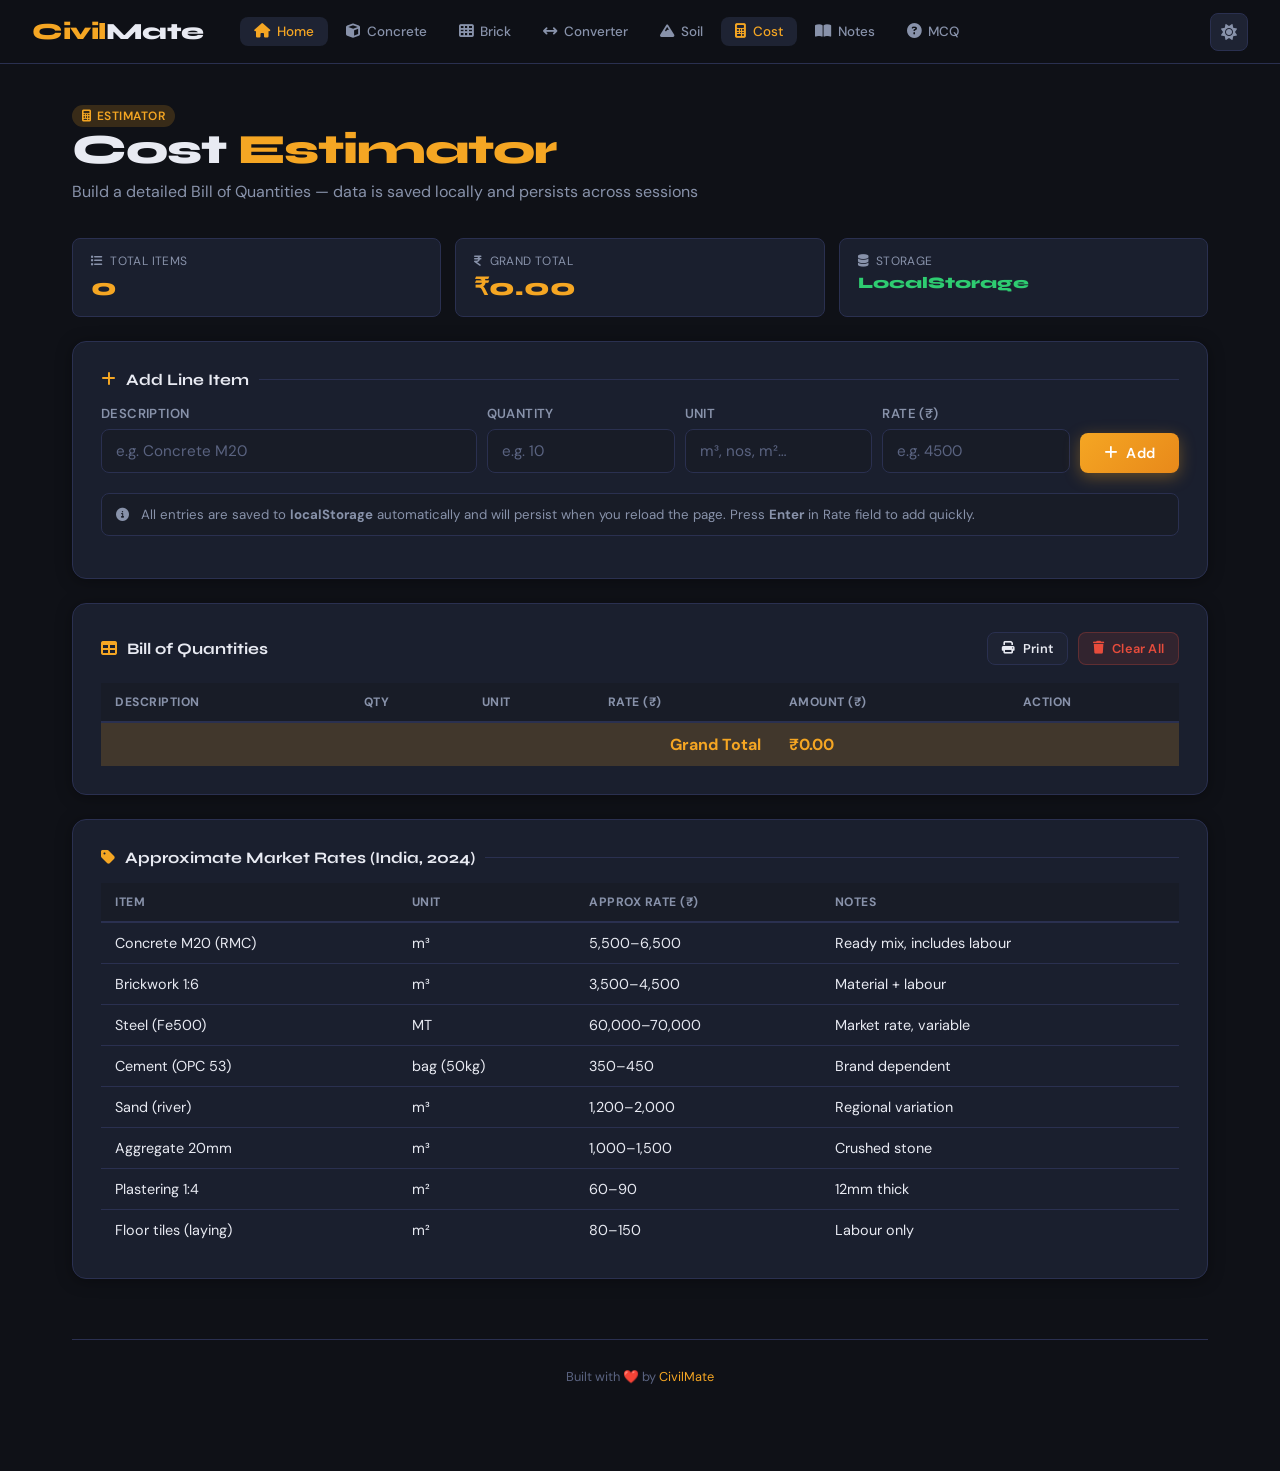
<file: cost/index.html>
<!DOCTYPE html>
<html lang="en">
<head>
  <meta charset="UTF-8" />
  <meta name="viewport" content="width=device-width, initial-scale=1.0" />
  <title>Cost Estimator — CivilMate</title>
  <link rel="stylesheet" href="../style.css" />
  <link rel="stylesheet" href="https://cdnjs.cloudflare.com/ajax/libs/font-awesome/6.5.0/css/all.min.css" />
  <style>
    .cost-table-wrap { overflow-x: auto; }
    .cost-table {
      width: 100%; border-collapse: collapse; min-width: 560px;
    }
    .cost-table th {
      background: var(--bg2);
      padding: 11px 14px;
      font-size: 0.76rem; font-weight: 700;
      text-transform: uppercase; letter-spacing: 0.5px;
      color: var(--text-muted);
      text-align: left;
      border-bottom: 2px solid var(--card-border);
    }
    .cost-table td {
      padding: 11px 14px;
      border-bottom: 1px solid var(--card-border);
      font-size: 0.9rem;
      vertical-align: middle;
    }
    .cost-table tr:last-child td { border-bottom: none; }
    .cost-table tr:hover td { background: var(--bg2); }
    .cost-total-row td {
      font-weight: 700; font-size: 1rem;
      background: var(--accent-glow) !important;
      color: var(--accent);
      border-top: 2px solid rgba(245,166,35,0.3);
    }
    .input-row {
      display: grid;
      grid-template-columns: 2fr 1fr 1fr 1fr auto;
      gap: 10px; align-items: end;
      margin-bottom: 20px;
    }
    @media(max-width:700px) {
      .input-row { grid-template-columns: 1fr 1fr; }
    }
    .summary-bar {
      display: grid; grid-template-columns: repeat(3,1fr); gap: 14px;
      margin-bottom: 24px;
    }
    @media(max-width:500px) { .summary-bar { grid-template-columns: 1fr 1fr; } }
    .summary-box {
      background: var(--card); border: 1px solid var(--card-border);
      border-radius: var(--radius-sm); padding: 14px 18px;
    }
    .summary-box .label { font-size: 0.75rem; color: var(--text-muted); text-transform: uppercase; letter-spacing: 0.4px; }
    .summary-box .value { font-family: var(--font-display); font-size: 1.5rem; font-weight: 800; color: var(--accent); margin-top: 4px; }
    .info-box { background: var(--bg2); border: 1px solid var(--card-border); border-radius: var(--radius-sm); padding: 12px 14px; font-size: 0.83rem; color: var(--text-muted); margin-bottom: 14px; }
  </style>
</head>
<body>

<div id="page-loader">
  <div class="loader-logo">Civil<span>Mate</span></div>
  <div class="loader-bar"><div class="loader-bar-fill"></div></div>
</div>

<nav class="navbar">
  <a href="../index.html" class="nav-brand">Civil<span>Mate</span></a>
  <div class="nav-links">
    <a href="../index.html"><i class="fas fa-house"></i> Home</a>
    <a href="concrete.html"><i class="fas fa-cube"></i> Concrete</a>
    <a href="brick.html"><i class="fas fa-th"></i> Brick</a>
    <a href="converter.html"><i class="fas fa-arrows-left-right"></i> Converter</a>
    <a href="soil.html"><i class="fas fa-mountain"></i> Soil</a>
    <a href="cost.html" class="active"><i class="fas fa-calculator"></i> Cost</a>
    <a href="notes.html"><i class="fas fa-book-open"></i> Notes</a>
    <a href="mcq.html"><i class="fas fa-circle-question"></i> MCQ</a>
  </div>
  <div class="nav-actions">
    <button class="btn-icon" id="theme-toggle" title="Toggle Theme"><i class="fas fa-sun"></i></button>
    <button class="btn-icon nav-hamburger" id="hamburger"><i class="fas fa-bars"></i></button>
  </div>
</nav>
<div class="mobile-menu" id="mobile-menu">
  <a href="../index.html"><i class="fas fa-house"></i> Home</a>
  <a href="concrete.html"><i class="fas fa-cube"></i> Concrete</a>
  <a href="brick.html"><i class="fas fa-th"></i> Brick</a>
  <a href="converter.html"><i class="fas fa-arrows-left-right"></i> Converter</a>
  <a href="soil.html"><i class="fas fa-mountain"></i> Soil</a>
  <a href="cost.html" class="active"><i class="fas fa-calculator"></i> Cost</a>
  <a href="notes.html"><i class="fas fa-book-open"></i> Notes</a>
  <a href="mcq.html"><i class="fas fa-circle-question"></i> MCQ</a>
  <a href="#" id="theme-toggle-mob"><i class="fas fa-sun"></i> Toggle Theme</a>
</div>

<main class="main-content">
  <div class="page-header">
    <div class="tag"><i class="fas fa-calculator"></i> Estimator</div>
    <h1>Cost <span class="accent">Estimator</span></h1>
    <p>Build a detailed Bill of Quantities — data is saved locally and persists across sessions</p>
  </div>

  <!-- Summary bar -->
  <div class="summary-bar">
    <div class="summary-box">
      <div class="label"><i class="fas fa-list"></i> &nbsp;Total Items</div>
      <div class="value" id="cost-count">0</div>
    </div>
    <div class="summary-box">
      <div class="label"><i class="fas fa-indian-rupee-sign"></i> &nbsp;Grand Total</div>
      <div class="value" id="cost-total">₹0.00</div>
    </div>
    <div class="summary-box">
      <div class="label"><i class="fas fa-database"></i> &nbsp;Storage</div>
      <div class="value" style="font-size:1rem;color:var(--green)">LocalStorage</div>
    </div>
  </div>

  <!-- Add Item Form -->
  <div class="card mb-6">
    <div class="section-title"><i class="fas fa-plus" style="color:var(--accent)"></i> Add Line Item</div>

    <div class="input-row">
      <div class="form-group" style="margin:0">
        <label>Description</label>
        <input type="text" class="form-control" id="cost-desc" placeholder="e.g. Concrete M20" />
      </div>
      <div class="form-group" style="margin:0">
        <label>Quantity</label>
        <input type="number" class="form-control" id="cost-qty" placeholder="e.g. 10" min="0" step="any" />
      </div>
      <div class="form-group" style="margin:0">
        <label>Unit</label>
        <input type="text" class="form-control" id="cost-unit" placeholder="m³, nos, m²…" />
      </div>
      <div class="form-group" style="margin:0">
        <label>Rate (₹)</label>
        <input type="number" class="form-control" id="cost-rate" placeholder="e.g. 4500" min="0" step="any" />
      </div>
      <div class="form-group" style="margin:0">
        <label>&nbsp;</label>
        <button class="btn btn-primary" onclick="addCostItem()"><i class="fas fa-plus"></i> Add</button>
      </div>
    </div>

    <div class="info-box">
      <i class="fas fa-info-circle"></i> &nbsp;
      All entries are saved to <strong>localStorage</strong> automatically and will persist when you reload the page.
      Press <strong>Enter</strong> in Rate field to add quickly.
    </div>
  </div>

  <!-- Table -->
  <div class="card">
    <div style="display:flex;align-items:center;justify-content:space-between;margin-bottom:18px;flex-wrap:wrap;gap:10px">
      <div class="section-title" style="margin:0"><i class="fas fa-table" style="color:var(--accent)"></i> Bill of Quantities</div>
      <div style="display:flex;gap:10px">
        <button class="btn btn-secondary btn-sm" onclick="printCost()"><i class="fas fa-print"></i> Print</button>
        <button class="btn btn-danger btn-sm" onclick="clearAllCost()"><i class="fas fa-trash"></i> Clear All</button>
      </div>
    </div>

    <div class="cost-table-wrap">
      <table class="cost-table">
        <thead>
          <tr>
            <th>Description</th>
            <th>Qty</th>
            <th>Unit</th>
            <th>Rate (₹)</th>
            <th>Amount (₹)</th>
            <th>Action</th>
          </tr>
        </thead>
        <tbody id="cost-tbody">
          <tr><td colspan="6" style="text-align:center;color:var(--text-muted);padding:30px">No items added yet. Add your first line item above.</td></tr>
        </tbody>
        <tfoot>
          <tr class="cost-total-row">
            <td colspan="4" style="text-align:right">Grand Total</td>
            <td id="cost-total-foot">₹0.00</td>
            <td></td>
          </tr>
        </tfoot>
      </table>
    </div>
  </div>

  <!-- Rate Reference -->
  <div class="card mt-6">
    <div class="section-title"><i class="fas fa-tag" style="color:var(--accent)"></i> Approximate Market Rates (India, 2024)</div>
    <div style="overflow-x:auto">
      <table class="cost-table" style="min-width:400px">
        <thead>
          <tr><th>Item</th><th>Unit</th><th>Approx Rate (₹)</th><th>Notes</th></tr>
        </thead>
        <tbody>
          <tr><td>Concrete M20 (RMC)</td><td>m³</td><td>5,500–6,500</td><td>Ready mix, includes labour</td></tr>
          <tr><td>Brickwork 1:6</td><td>m³</td><td>3,500–4,500</td><td>Material + labour</td></tr>
          <tr><td>Steel (Fe500)</td><td>MT</td><td>60,000–70,000</td><td>Market rate, variable</td></tr>
          <tr><td>Cement (OPC 53)</td><td>bag (50kg)</td><td>350–450</td><td>Brand dependent</td></tr>
          <tr><td>Sand (river)</td><td>m³</td><td>1,200–2,000</td><td>Regional variation</td></tr>
          <tr><td>Aggregate 20mm</td><td>m³</td><td>1,000–1,500</td><td>Crushed stone</td></tr>
          <tr><td>Plastering 1:4</td><td>m²</td><td>60–90</td><td>12mm thick</td></tr>
          <tr><td>Floor tiles (laying)</td><td>m²</td><td>80–150</td><td>Labour only</td></tr>
        </tbody>
      </table>
    </div>
  </div>

  <footer class="footer">Built with ❤️ by <span>CivilMate</span></footer>
</main>

<script src="../script.js"></script>
<script>
  // Sync the tfoot total
  const origRenderCostTable = renderCostTable;
  document.addEventListener('DOMContentLoaded', () => {
    const obs = new MutationObserver(() => {
      const t = document.getElementById('cost-total');
      const f = document.getElementById('cost-total-foot');
      if (t && f) f.textContent = t.textContent;
    });
    const el = document.getElementById('cost-total');
    if (el) obs.observe(el, { childList: true, characterData: true, subtree: true });

    // Enter key on rate field
    document.getElementById('cost-rate')?.addEventListener('keypress', e => {
      if (e.key === 'Enter') addCostItem();
    });
  });
</script>
</body>
</html>
</file>
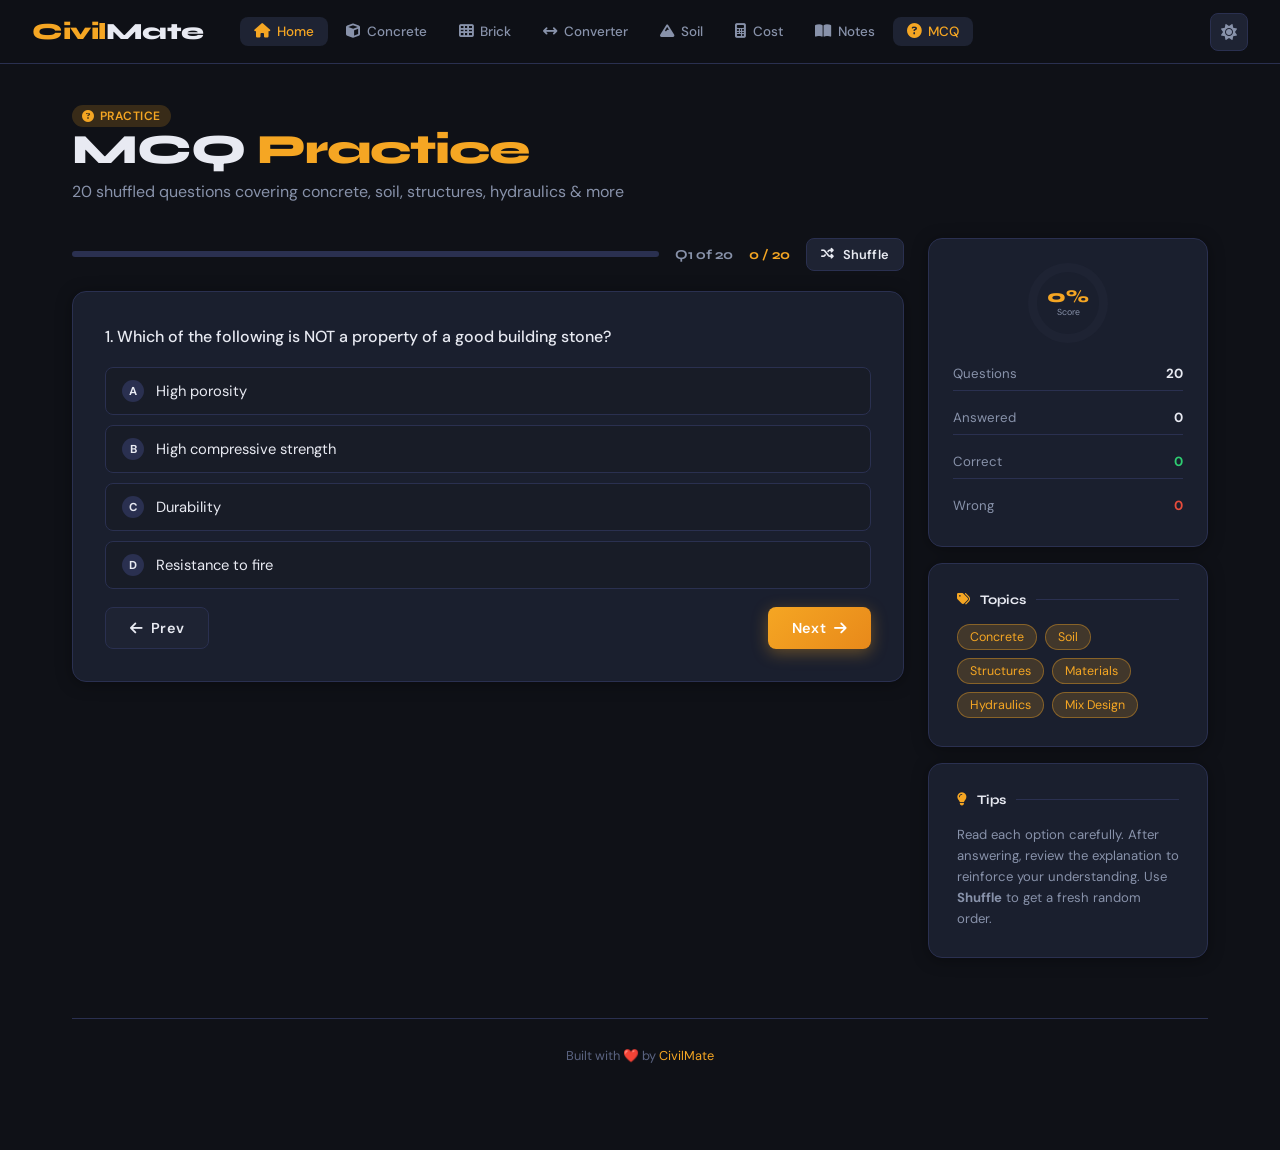
<file: mcq/index.html>
<!DOCTYPE html>
<html lang="en">
<head>
  <meta charset="UTF-8" />
  <meta name="viewport" content="width=device-width, initial-scale=1.0" />
  <title>MCQ Practice — CivilMate</title>
  <link rel="stylesheet" href="../style.css" />
  <link rel="stylesheet" href="https://cdnjs.cloudflare.com/ajax/libs/font-awesome/6.5.0/css/all.min.css" />
  <style>
    .mcq-wrapper {
      max-width: 720px; margin: 0 auto;
    }
    .mcq-header-bar {
      display: flex; align-items: center; justify-content: space-between;
      gap: 16px; margin-bottom: 20px; flex-wrap: wrap;
    }
    .mcq-info-card {
      background: var(--card);
      border: 1px solid var(--card-border);
      border-radius: var(--radius);
      padding: 32px;
      box-shadow: var(--shadow-card);
    }
    .topic-chips {
      display: flex; flex-wrap: wrap; gap: 8px;
      margin-top: 16px;
    }
    .topic-chip {
      padding: 4px 12px;
      background: var(--bg2);
      border: 1px solid var(--card-border);
      border-radius: 99px;
      font-size: 0.78rem;
      color: var(--text-muted);
      transition: all var(--transition);
    }
    .topic-chip.active {
      background: var(--accent-glow);
      border-color: rgba(245,166,35,0.4);
      color: var(--accent);
    }
    .score-ring {
      width: 80px; height: 80px;
      border-radius: 50%;
      background: conic-gradient(var(--accent) 0%, var(--bg3) 0%);
      display: flex; align-items: center; justify-content: center;
      position: relative;
      transition: background 0.5s;
    }
    .score-ring-inner {
      width: 62px; height: 62px;
      border-radius: 50%;
      background: var(--card);
      display: flex; align-items: center; justify-content: center;
      flex-direction: column;
    }
    .score-ring-num {
      font-family: var(--font-display);
      font-size: 1.1rem; font-weight: 800; color: var(--accent); line-height: 1;
    }
    .score-ring-label { font-size: 0.55rem; color: var(--text-muted); }
    .sidebar-stats {
      display: flex; flex-direction: column; gap: 10px;
    }
    .sidebar-stat {
      display: flex; justify-content: space-between;
      font-size: 0.83rem; color: var(--text-muted);
      padding: 8px 0; border-bottom: 1px solid var(--card-border);
    }
    .sidebar-stat:last-child { border-bottom: none; }
    .sidebar-stat strong { color: var(--text); }
  </style>
</head>
<body>

<div id="page-loader">
  <div class="loader-logo">Civil<span>Mate</span></div>
  <div class="loader-bar"><div class="loader-bar-fill"></div></div>
</div>

<nav class="navbar">
  <a href="../index.html" class="nav-brand">Civil<span>Mate</span></a>
  <div class="nav-links">
    <a href="../index.html"><i class="fas fa-house"></i> Home</a>
    <a href="concrete.html"><i class="fas fa-cube"></i> Concrete</a>
    <a href="brick.html"><i class="fas fa-th"></i> Brick</a>
    <a href="converter.html"><i class="fas fa-arrows-left-right"></i> Converter</a>
    <a href="soil.html"><i class="fas fa-mountain"></i> Soil</a>
    <a href="cost.html"><i class="fas fa-calculator"></i> Cost</a>
    <a href="notes.html"><i class="fas fa-book-open"></i> Notes</a>
    <a href="mcq.html" class="active"><i class="fas fa-circle-question"></i> MCQ</a>
  </div>
  <div class="nav-actions">
    <button class="btn-icon" id="theme-toggle" title="Toggle Theme"><i class="fas fa-sun"></i></button>
    <button class="btn-icon nav-hamburger" id="hamburger"><i class="fas fa-bars"></i></button>
  </div>
</nav>
<div class="mobile-menu" id="mobile-menu">
  <a href="../index.html"><i class="fas fa-house"></i> Home</a>
  <a href="concrete.html"><i class="fas fa-cube"></i> Concrete</a>
  <a href="brick.html"><i class="fas fa-th"></i> Brick</a>
  <a href="converter.html"><i class="fas fa-arrows-left-right"></i> Converter</a>
  <a href="soil.html"><i class="fas fa-mountain"></i> Soil</a>
  <a href="cost.html"><i class="fas fa-calculator"></i> Cost</a>
  <a href="notes.html"><i class="fas fa-book-open"></i> Notes</a>
  <a href="mcq.html" class="active"><i class="fas fa-circle-question"></i> MCQ</a>
  <a href="#" id="theme-toggle-mob"><i class="fas fa-sun"></i> Toggle Theme</a>
</div>

<main class="main-content">
  <div class="page-header">
    <div class="tag"><i class="fas fa-circle-question"></i> Practice</div>
    <h1>MCQ <span class="accent">Practice</span></h1>
    <p>20 shuffled questions covering concrete, soil, structures, hydraulics & more</p>
  </div>

  <div style="display:grid;grid-template-columns:1fr 280px;gap:24px;align-items:start">

    <!-- Main MCQ Area -->
    <div>
      <!-- Progress -->
      <div class="mcq-header-bar">
        <div class="mcq-progress" style="flex:1;margin:0">
          <div class="mcq-progress-bar">
            <div class="mcq-progress-fill" id="mcq-progress-fill" style="width:0%"></div>
          </div>
        </div>
        <span class="mcq-score" id="mcq-num">Q1 of 20</span>
        <span class="mcq-score" id="mcq-score-display" style="color:var(--accent)">0 / 20</span>
        <button class="btn btn-secondary btn-sm" onclick="shuffleMCQ()">
          <i class="fas fa-shuffle"></i> Shuffle
        </button>
      </div>

      <!-- MCQ Card -->
      <div class="mcq-info-card">
        <div id="mcq-container">
          <p class="text-muted" style="text-align:center;padding:20px">Loading questions…</p>
        </div>
      </div>
    </div>

    <!-- Sidebar -->
    <div style="display:flex;flex-direction:column;gap:16px">

      <!-- Score Ring -->
      <div class="card" style="text-align:center;padding:24px">
        <div style="display:flex;justify-content:center;margin-bottom:14px">
          <div class="score-ring" id="score-ring">
            <div class="score-ring-inner">
              <div class="score-ring-num" id="score-pct">0%</div>
              <div class="score-ring-label">Score</div>
            </div>
          </div>
        </div>
        <div class="sidebar-stats">
          <div class="sidebar-stat">
            <span>Questions</span>
            <strong>20</strong>
          </div>
          <div class="sidebar-stat">
            <span>Answered</span>
            <strong id="sb-answered">0</strong>
          </div>
          <div class="sidebar-stat">
            <span>Correct</span>
            <strong id="sb-correct" style="color:var(--green)">0</strong>
          </div>
          <div class="sidebar-stat">
            <span>Wrong</span>
            <strong id="sb-wrong" style="color:var(--red)">0</strong>
          </div>
        </div>
      </div>

      <!-- Topics Covered -->
      <div class="card">
        <div class="section-title" style="font-size:0.82rem"><i class="fas fa-tags" style="color:var(--accent)"></i> Topics</div>
        <div class="topic-chips">
          <span class="topic-chip active">Concrete</span>
          <span class="topic-chip active">Soil</span>
          <span class="topic-chip active">Structures</span>
          <span class="topic-chip active">Materials</span>
          <span class="topic-chip active">Hydraulics</span>
          <span class="topic-chip active">Mix Design</span>
        </div>
      </div>

      <!-- Tips -->
      <div class="card">
        <div class="section-title" style="font-size:0.82rem"><i class="fas fa-lightbulb" style="color:var(--accent)"></i> Tips</div>
        <p style="font-size:0.82rem;color:var(--text-muted);line-height:1.6">
          Read each option carefully. After answering, review the explanation to reinforce your understanding.
          Use <strong>Shuffle</strong> to get a fresh random order.
        </p>
      </div>

    </div>

  </div><!-- /grid -->

  <footer class="footer">Built with ❤️ by <span>CivilMate</span></footer>
</main>

<script src="../script.js"></script>
<script>
  // Track sidebar stats
  let _answered = 0, _correct = 0, _wrong = 0;

  const origAnswerMCQ = answerMCQ;
  answerMCQ = function(chosen) {
    if (mcqState.answered) return;
    origAnswerMCQ(chosen);
    _answered++;
    const idx = mcqState.order[mcqState.current];
    if (chosen === mcqData[idx].ans) _correct++; else _wrong++;
    updateSidebar();
  };

  function updateSidebar() {
    const pct = _answered ? Math.round(_correct / _answered * 100) : 0;
    document.getElementById('sb-answered').textContent = _answered;
    document.getElementById('sb-correct').textContent  = _correct;
    document.getElementById('sb-wrong').textContent    = _wrong;
    document.getElementById('score-pct').textContent   = pct + '%';
    const ring = document.getElementById('score-ring');
    if (ring) ring.style.background = `conic-gradient(var(--accent) ${pct * 3.6}deg, var(--bg3) ${pct * 3.6}deg)`;
  }

  const origShuffle = shuffleMCQ;
  shuffleMCQ = function() {
    _answered = 0; _correct = 0; _wrong = 0;
    updateSidebar();
    origShuffle();
  };
</script>
</body>
</html>
</file>
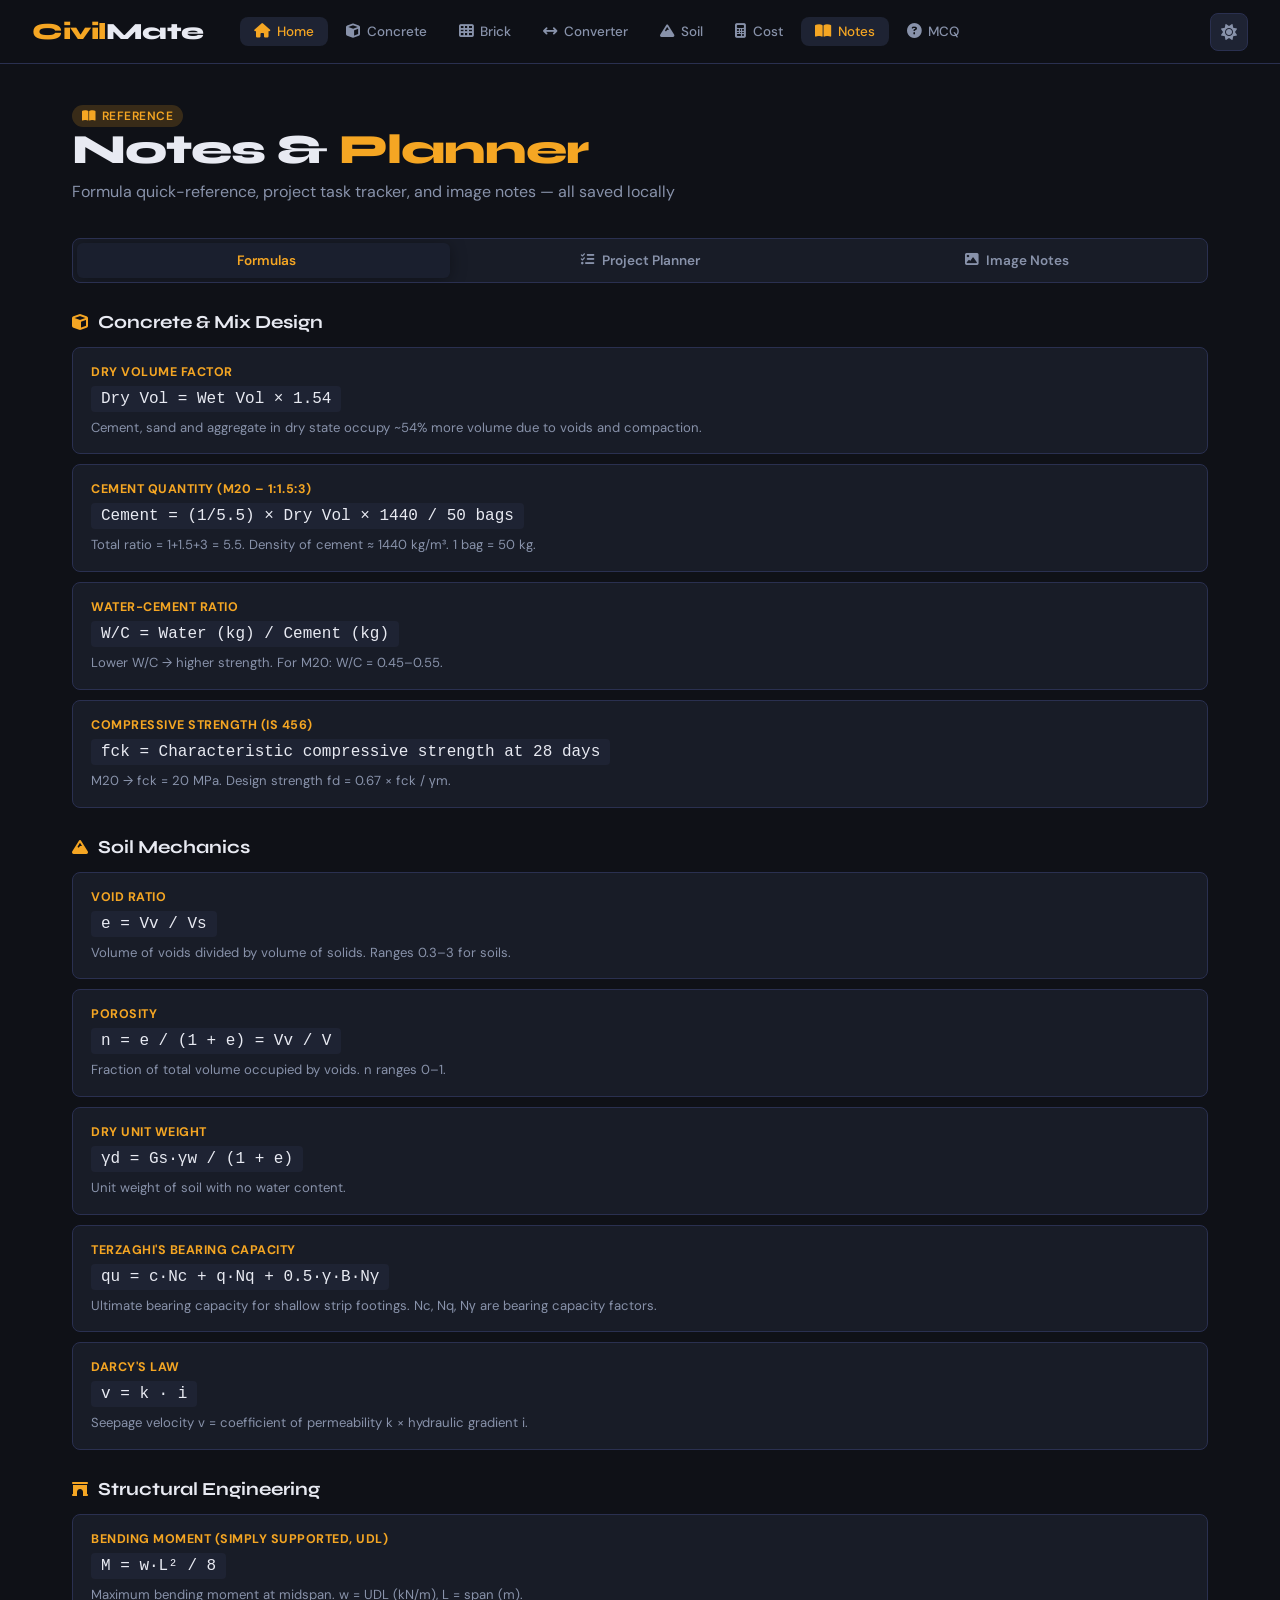
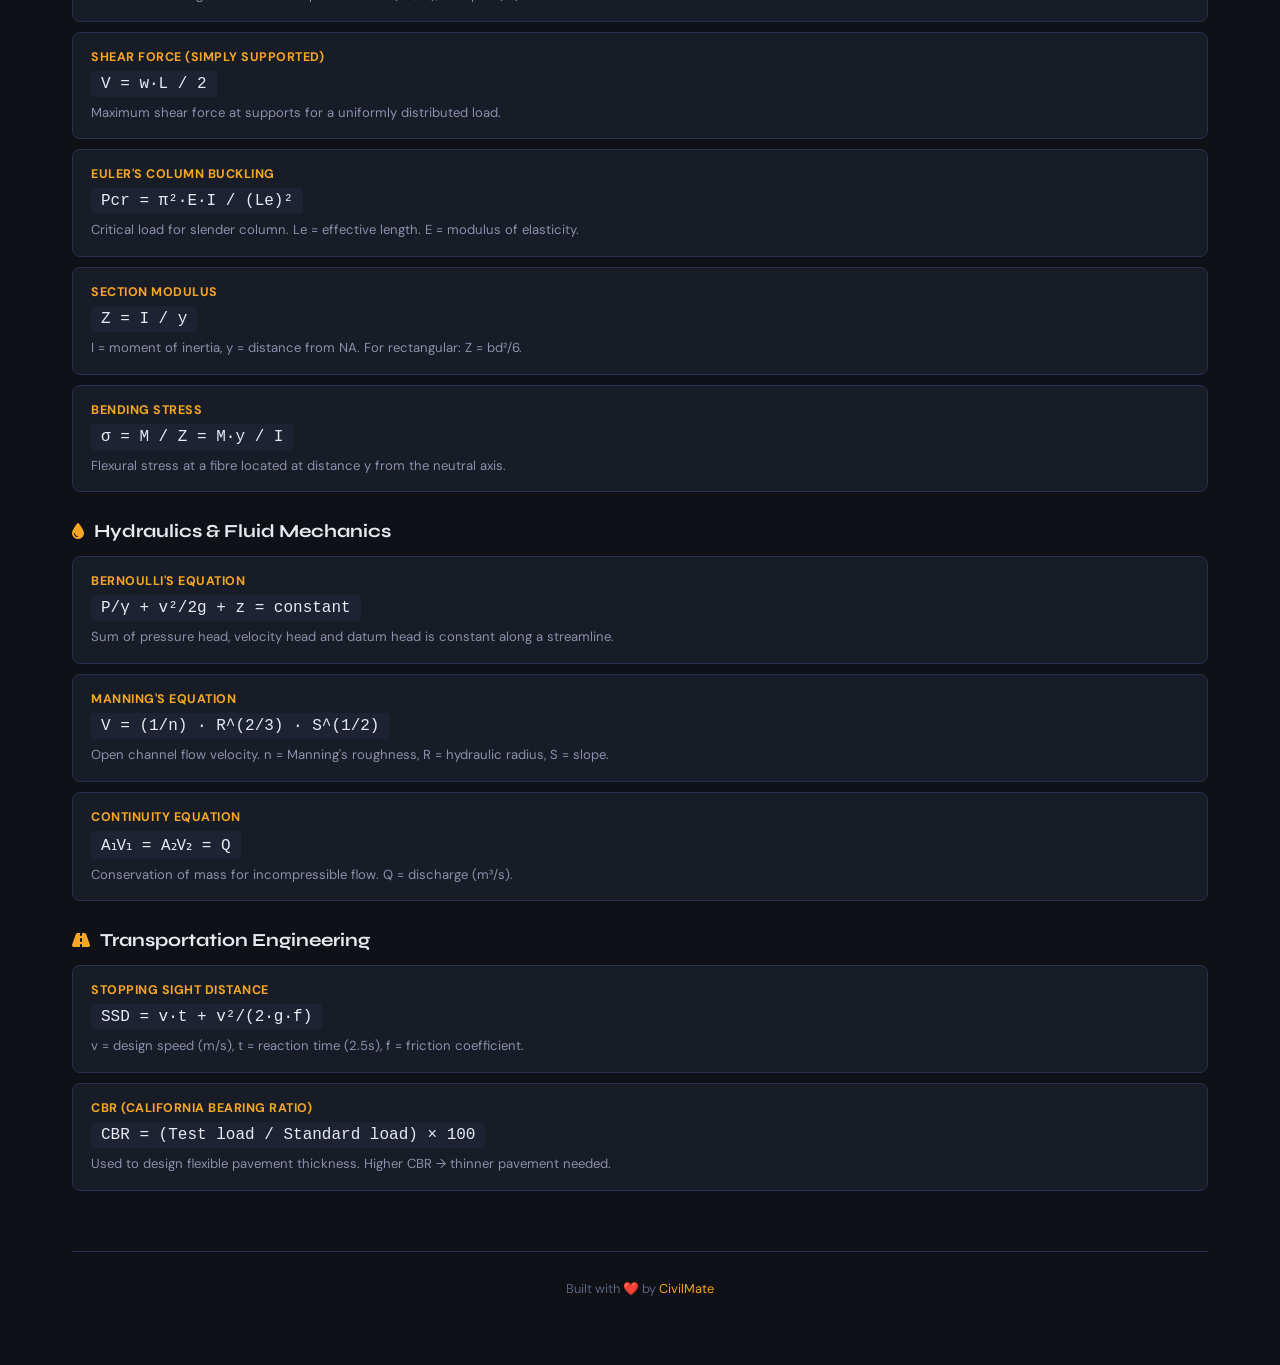
<file: notes/index.html>
<!DOCTYPE html>
<html lang="en">
<head>
  <meta charset="UTF-8" />
  <meta name="viewport" content="width=device-width, initial-scale=1.0" />
  <title>Notes & Planner — CivilMate</title>
  <link rel="stylesheet" href="../style.css" />
  <link rel="stylesheet" href="https://cdnjs.cloudflare.com/ajax/libs/font-awesome/6.5.0/css/all.min.css" />
  <style>
    .tab-bar {
      display: flex; gap: 4px;
      background: var(--bg2);
      border: 1px solid var(--card-border);
      border-radius: var(--radius-sm);
      padding: 4px; margin-bottom: 28px;
      overflow-x: auto; scrollbar-width: none;
    }
    .tab-bar::-webkit-scrollbar { display: none; }
    .tab-btn {
      flex: 1; min-width: 110px;
      padding: 9px 16px;
      border-radius: 6px;
      font-size: 0.85rem; font-weight: 600;
      color: var(--text-muted);
      transition: all var(--transition);
      display: flex; align-items: center; justify-content: center; gap: 7px;
      white-space: nowrap;
    }
    .tab-btn.active {
      background: var(--card);
      color: var(--accent);
      box-shadow: var(--shadow-card);
    }
    .tab-btn:hover:not(.active) { color: var(--text); background: var(--bg3); }
    .tab-panel { display: none; animation: pageIn 0.3s ease; }
    .tab-panel.active { display: block; }

    /* Formulas */
    code { font-family: 'Courier New', monospace; background: var(--bg3); padding: 2px 8px; border-radius: 4px; font-size: 0.88em; color: var(--accent); }

    /* Task filter */
    .task-filter-bar { display: flex; gap: 8px; margin-bottom: 16px; flex-wrap: wrap; }
    .task-filter-btn {
      padding: 6px 14px; border-radius: 99px;
      font-size: 0.8rem; font-weight: 600;
      border: 1px solid var(--card-border);
      color: var(--text-muted); background: var(--bg2);
      transition: all var(--transition);
    }
    .task-filter-btn.active { background: var(--accent); color: #fff; border-color: var(--accent); }
    .task-filter-btn:hover:not(.active) { border-color: var(--accent); color: var(--accent); }
    .task-progress-wrap { margin-bottom: 16px; }
    .task-stats { display: flex; gap: 14px; margin-bottom: 14px; flex-wrap: wrap; }
    .task-stat { font-size: 0.82rem; color: var(--text-muted); }
    .task-stat strong { color: var(--text); }

    /* Image upload area */
    .img-upload-area {
      border: 2px dashed var(--card-border);
      border-radius: var(--radius-sm);
      padding: 28px 20px;
      text-align: center;
      cursor: pointer;
      transition: all var(--transition);
      margin-bottom: 14px;
    }
    .img-upload-area:hover { border-color: var(--accent); background: var(--accent-glow); }
    .img-upload-area i { font-size: 2rem; color: var(--text-dim); margin-bottom: 8px; }
    .img-upload-area p { font-size: 0.85rem; color: var(--text-muted); }
  </style>
</head>
<body>

<div id="page-loader">
  <div class="loader-logo">Civil<span>Mate</span></div>
  <div class="loader-bar"><div class="loader-bar-fill"></div></div>
</div>

<nav class="navbar">
  <a href="../index.html" class="nav-brand">Civil<span>Mate</span></a>
  <div class="nav-links">
    <a href="../index.html"><i class="fas fa-house"></i> Home</a>
    <a href="concrete.html"><i class="fas fa-cube"></i> Concrete</a>
    <a href="brick.html"><i class="fas fa-th"></i> Brick</a>
    <a href="converter.html"><i class="fas fa-arrows-left-right"></i> Converter</a>
    <a href="soil.html"><i class="fas fa-mountain"></i> Soil</a>
    <a href="cost.html"><i class="fas fa-calculator"></i> Cost</a>
    <a href="notes.html" class="active"><i class="fas fa-book-open"></i> Notes</a>
    <a href="mcq.html"><i class="fas fa-circle-question"></i> MCQ</a>
  </div>
  <div class="nav-actions">
    <button class="btn-icon" id="theme-toggle" title="Toggle Theme"><i class="fas fa-sun"></i></button>
    <button class="btn-icon nav-hamburger" id="hamburger"><i class="fas fa-bars"></i></button>
  </div>
</nav>
<div class="mobile-menu" id="mobile-menu">
  <a href="../index.html"><i class="fas fa-house"></i> Home</a>
  <a href="concrete.html"><i class="fas fa-cube"></i> Concrete</a>
  <a href="brick.html"><i class="fas fa-th"></i> Brick</a>
  <a href="converter.html"><i class="fas fa-arrows-left-right"></i> Converter</a>
  <a href="soil.html"><i class="fas fa-mountain"></i> Soil</a>
  <a href="cost.html"><i class="fas fa-calculator"></i> Cost</a>
  <a href="notes.html" class="active"><i class="fas fa-book-open"></i> Notes</a>
  <a href="mcq.html"><i class="fas fa-circle-question"></i> MCQ</a>
  <a href="#" id="theme-toggle-mob"><i class="fas fa-sun"></i> Toggle Theme</a>
</div>

<main class="main-content">
  <div class="page-header">
    <div class="tag"><i class="fas fa-book-open"></i> Reference</div>
    <h1>Notes &amp; <span class="accent">Planner</span></h1>
    <p>Formula quick-reference, project task tracker, and image notes — all saved locally</p>
  </div>

  <!-- Tab Bar -->
  <div class="tab-bar">
    <button class="tab-btn active" data-tab="formulas"><i class="fas fa-function"></i> Formulas</button>
    <button class="tab-btn" data-tab="planner"><i class="fas fa-list-check"></i> Project Planner</button>
    <button class="tab-btn" data-tab="imgnotes"><i class="fas fa-image"></i> Image Notes</button>
  </div>

  <!-- ===== TAB: FORMULAS ===== -->
  <div class="tab-panel active" id="tab-formulas">

    <div class="notes-section">
      <h2><i class="fas fa-cube"></i> Concrete & Mix Design</h2>
      <div class="formula-card">
        <div class="formula-name">Dry Volume Factor</div>
        <div class="formula-eq">Dry Vol = Wet Vol × 1.54</div>
        <div class="formula-desc">Cement, sand and aggregate in dry state occupy ~54% more volume due to voids and compaction.</div>
      </div>
      <div class="formula-card">
        <div class="formula-name">Cement Quantity (M20 – 1:1.5:3)</div>
        <div class="formula-eq">Cement = (1/5.5) × Dry Vol × 1440 / 50 bags</div>
        <div class="formula-desc">Total ratio = 1+1.5+3 = 5.5. Density of cement ≈ 1440 kg/m³. 1 bag = 50 kg.</div>
      </div>
      <div class="formula-card">
        <div class="formula-name">Water-Cement Ratio</div>
        <div class="formula-eq">W/C = Water (kg) / Cement (kg)</div>
        <div class="formula-desc">Lower W/C → higher strength. For M20: W/C = 0.45–0.55.</div>
      </div>
      <div class="formula-card">
        <div class="formula-name">Compressive Strength (IS 456)</div>
        <div class="formula-eq">fck = Characteristic compressive strength at 28 days</div>
        <div class="formula-desc">M20 → fck = 20 MPa. Design strength fd = 0.67 × fck / γm.</div>
      </div>
    </div>

    <div class="notes-section">
      <h2><i class="fas fa-mountain"></i> Soil Mechanics</h2>
      <div class="formula-card">
        <div class="formula-name">Void Ratio</div>
        <div class="formula-eq">e = Vv / Vs</div>
        <div class="formula-desc">Volume of voids divided by volume of solids. Ranges 0.3–3 for soils.</div>
      </div>
      <div class="formula-card">
        <div class="formula-name">Porosity</div>
        <div class="formula-eq">n = e / (1 + e) = Vv / V</div>
        <div class="formula-desc">Fraction of total volume occupied by voids. n ranges 0–1.</div>
      </div>
      <div class="formula-card">
        <div class="formula-name">Dry Unit Weight</div>
        <div class="formula-eq">γd = Gs·γw / (1 + e)</div>
        <div class="formula-desc">Unit weight of soil with no water content.</div>
      </div>
      <div class="formula-card">
        <div class="formula-name">Terzaghi's Bearing Capacity</div>
        <div class="formula-eq">qu = c·Nc + q·Nq + 0.5·γ·B·Nγ</div>
        <div class="formula-desc">Ultimate bearing capacity for shallow strip footings. Nc, Nq, Nγ are bearing capacity factors.</div>
      </div>
      <div class="formula-card">
        <div class="formula-name">Darcy's Law</div>
        <div class="formula-eq">v = k · i</div>
        <div class="formula-desc">Seepage velocity v = coefficient of permeability k × hydraulic gradient i.</div>
      </div>
    </div>

    <div class="notes-section">
      <h2><i class="fas fa-archway"></i> Structural Engineering</h2>
      <div class="formula-card">
        <div class="formula-name">Bending Moment (Simply Supported, UDL)</div>
        <div class="formula-eq">M = w·L² / 8</div>
        <div class="formula-desc">Maximum bending moment at midspan. w = UDL (kN/m), L = span (m).</div>
      </div>
      <div class="formula-card">
        <div class="formula-name">Shear Force (Simply Supported)</div>
        <div class="formula-eq">V = w·L / 2</div>
        <div class="formula-desc">Maximum shear force at supports for a uniformly distributed load.</div>
      </div>
      <div class="formula-card">
        <div class="formula-name">Euler's Column Buckling</div>
        <div class="formula-eq">Pcr = π²·E·I / (Le)²</div>
        <div class="formula-desc">Critical load for slender column. Le = effective length. E = modulus of elasticity.</div>
      </div>
      <div class="formula-card">
        <div class="formula-name">Section Modulus</div>
        <div class="formula-eq">Z = I / y</div>
        <div class="formula-desc">I = moment of inertia, y = distance from NA. For rectangular: Z = bd²/6.</div>
      </div>
      <div class="formula-card">
        <div class="formula-name">Bending Stress</div>
        <div class="formula-eq">σ = M / Z = M·y / I</div>
        <div class="formula-desc">Flexural stress at a fibre located at distance y from the neutral axis.</div>
      </div>
    </div>

    <div class="notes-section">
      <h2><i class="fas fa-droplet"></i> Hydraulics & Fluid Mechanics</h2>
      <div class="formula-card">
        <div class="formula-name">Bernoulli's Equation</div>
        <div class="formula-eq">P/γ + v²/2g + z = constant</div>
        <div class="formula-desc">Sum of pressure head, velocity head and datum head is constant along a streamline.</div>
      </div>
      <div class="formula-card">
        <div class="formula-name">Manning's Equation</div>
        <div class="formula-eq">V = (1/n) · R^(2/3) · S^(1/2)</div>
        <div class="formula-desc">Open channel flow velocity. n = Manning's roughness, R = hydraulic radius, S = slope.</div>
      </div>
      <div class="formula-card">
        <div class="formula-name">Continuity Equation</div>
        <div class="formula-eq">A₁V₁ = A₂V₂ = Q</div>
        <div class="formula-desc">Conservation of mass for incompressible flow. Q = discharge (m³/s).</div>
      </div>
    </div>

    <div class="notes-section">
      <h2><i class="fas fa-road"></i> Transportation Engineering</h2>
      <div class="formula-card">
        <div class="formula-name">Stopping Sight Distance</div>
        <div class="formula-eq">SSD = v·t + v²/(2·g·f)</div>
        <div class="formula-desc">v = design speed (m/s), t = reaction time (2.5s), f = friction coefficient.</div>
      </div>
      <div class="formula-card">
        <div class="formula-name">CBR (California Bearing Ratio)</div>
        <div class="formula-eq">CBR = (Test load / Standard load) × 100</div>
        <div class="formula-desc">Used to design flexible pavement thickness. Higher CBR → thinner pavement needed.</div>
      </div>
    </div>

  </div><!-- /tab-formulas -->

  <!-- ===== TAB: PROJECT PLANNER ===== -->
  <div class="tab-panel" id="tab-planner" id="planner">
    <div class="card">
      <div class="section-title"><i class="fas fa-list-check" style="color:var(--accent)"></i> Project Task Planner</div>

      <!-- Stats -->
      <div class="task-stats">
        <span class="task-stat">Total: <strong id="task-total">0</strong></span>
        <span class="task-stat">Done: <strong id="task-done" style="color:var(--green)">0</strong></span>
        <span class="task-stat">Pending: <strong id="task-pending" style="color:var(--accent)">0</strong></span>
      </div>

      <!-- Progress bar -->
      <div class="task-progress-wrap">
        <div class="mcq-progress-bar">
          <div class="mcq-progress-fill" id="task-progress-bar" style="width:0%"></div>
        </div>
      </div>

      <!-- Filter -->
      <div class="task-filter-bar">
        <button class="task-filter-btn active" data-filter="all">All</button>
        <button class="task-filter-btn" data-filter="pending">Pending</button>
        <button class="task-filter-btn" data-filter="done">Completed</button>
      </div>

      <!-- Add Task -->
      <div class="task-input-row">
        <input type="text" class="form-control" id="task-input" placeholder="Add a new task…" />
        <button class="btn btn-primary" onclick="addTask()"><i class="fas fa-plus"></i> Add</button>
        <button class="btn btn-secondary" onclick="clearDoneTasks()" title="Clear completed"><i class="fas fa-broom"></i></button>
      </div>

      <!-- Task List -->
      <div class="task-list" id="task-list"></div>
    </div>
  </div><!-- /tab-planner -->

  <!-- ===== TAB: IMAGE NOTES ===== -->
  <div class="tab-panel" id="tab-imgnotes">
    <div class="card mb-6">
      <div class="section-title"><i class="fas fa-image" style="color:var(--accent)"></i> Upload Image Note</div>

      <label class="img-upload-area" for="img-upload">
        <i class="fas fa-cloud-arrow-up"></i>
        <p>Click to select image or drag & drop</p>
        <small style="color:var(--text-dim)">JPG, PNG, GIF, WebP supported</small>
      </label>
      <input type="file" id="img-upload" accept="image/*" style="display:none" />

      <div class="form-group">
        <label>Note / Caption</label>
        <textarea class="form-control" id="img-note-text" rows="2" placeholder="Add a note about this image…"></textarea>
      </div>
      <button class="btn btn-primary" onclick="addImgNote()"><i class="fas fa-save"></i> Save Image Note</button>
    </div>

    <div class="card">
      <div class="section-title"><i class="fas fa-images" style="color:var(--accent)"></i> Saved Image Notes</div>
      <div class="img-note-grid" id="img-note-grid"></div>
    </div>
  </div><!-- /tab-imgnotes -->

  <footer class="footer">Built with ❤️ by <span>CivilMate</span></footer>
</main>

<script src="../script.js"></script>
<script>
  // Tab switching
  document.querySelectorAll('.tab-btn').forEach(btn => {
    btn.addEventListener('click', () => {
      document.querySelectorAll('.tab-btn').forEach(b => b.classList.remove('active'));
      document.querySelectorAll('.tab-panel').forEach(p => p.classList.remove('active'));
      btn.classList.add('active');
      document.getElementById('tab-' + btn.dataset.tab).classList.add('active');
    });
  });

  // Auto-open planner if hash
  if (window.location.hash === '#planner') {
    document.querySelector('[data-tab="planner"]').click();
  }

  // Image upload preview on change
  document.getElementById('img-upload').addEventListener('change', e => {
    const file = e.target.files[0];
    if (!file) return;
    const area = document.querySelector('.img-upload-area');
    area.innerHTML = `<i class="fas fa-image" style="color:var(--accent)"></i><p style="color:var(--accent)">${file.name}</p><small style="color:var(--text-dim)">${(file.size/1024).toFixed(1)} KB selected</small>`;
  });
</script>
</body>
</html>
</file>
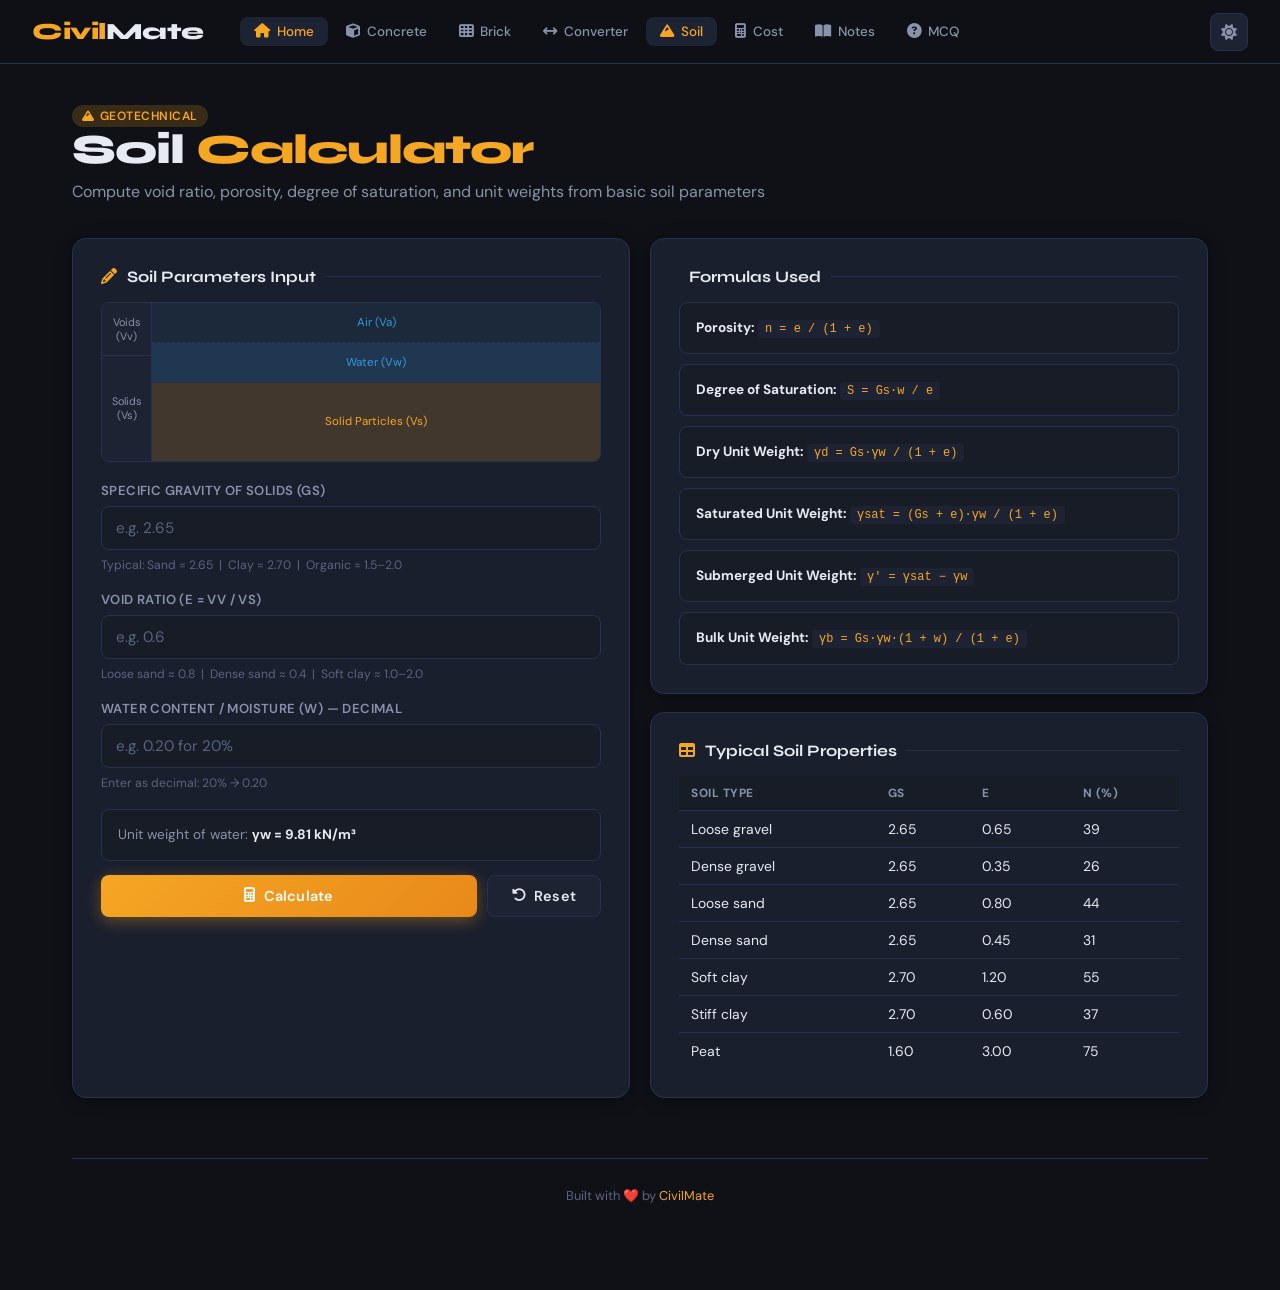
<file: soil/index.html>
<!DOCTYPE html>
<html lang="en">
<head>
  <meta charset="UTF-8" />
  <meta name="viewport" content="width=device-width, initial-scale=1.0" />
  <title>Soil Calculator — CivilMate</title>
  <link rel="stylesheet" href="../style.css" />
  <link rel="stylesheet" href="https://cdnjs.cloudflare.com/ajax/libs/font-awesome/6.5.0/css/all.min.css" />
  <style>
    .phase-diagram {
      display: flex; gap: 0; height: 160px; border-radius: var(--radius-sm);
      overflow: hidden; border: 1px solid var(--card-border); margin-bottom: 20px;
    }
    .phase-col { display: flex; flex-direction: column; }
    .phase-col:first-child { width: 50px; background: var(--bg3); border-right: 1px solid var(--card-border); display: flex; flex-direction: column; }
    .phase-label-row { flex: 1; display: flex; align-items: center; justify-content: center; font-size: 0.68rem; color: var(--text-muted); border-bottom: 1px solid var(--card-border); writing-mode: horizontal-tb; padding: 0 6px; text-align: center; }
    .phase-label-row:last-child { border-bottom: none; }
    .phase-viz { flex: 1; display: flex; flex-direction: column; }
    .phase-air   { flex: 1; background: rgba(52,152,219,0.08); border-bottom: 1px dashed var(--card-border); display: flex; align-items: center; justify-content: center; font-size: 0.72rem; color: var(--blue); }
    .phase-water { flex: 1; background: rgba(52,152,219,0.2);  border-bottom: 1px solid var(--card-border); display: flex; align-items: center; justify-content: center; font-size: 0.72rem; color: var(--blue); }
    .phase-solid { flex: 2; background: rgba(245,166,35,0.18); display: flex; align-items: center; justify-content: center; font-size: 0.72rem; color: var(--accent); }
    table { width: 100%; border-collapse: collapse; }
    th, td { padding: 9px 12px; border-bottom: 1px solid var(--card-border); font-size: 0.87rem; text-align: left; }
    th { font-size: 0.74rem; font-weight: 700; text-transform: uppercase; letter-spacing: 0.5px; color: var(--text-muted); background: var(--bg2); }
    tr:last-child td { border-bottom: none; }
    .info-box { background: var(--bg2); border: 1px solid var(--card-border); border-radius: var(--radius-sm); padding: 14px 16px; font-size: 0.85rem; color: var(--text-muted); line-height: 1.6; margin-bottom: 14px; }
    .info-box strong { color: var(--text); }
    code { font-family: 'Courier New', monospace; background: var(--bg3); padding: 2px 7px; border-radius: 4px; font-size: 0.88em; color: var(--accent); }
  </style>
</head>
<body>

<div id="page-loader">
  <div class="loader-logo">Civil<span>Mate</span></div>
  <div class="loader-bar"><div class="loader-bar-fill"></div></div>
</div>

<nav class="navbar">
  <a href="../index.html" class="nav-brand">Civil<span>Mate</span></a>
  <div class="nav-links">
    <a href="../index.html"><i class="fas fa-house"></i> Home</a>
    <a href="concrete.html"><i class="fas fa-cube"></i> Concrete</a>
    <a href="brick.html"><i class="fas fa-th"></i> Brick</a>
    <a href="converter.html"><i class="fas fa-arrows-left-right"></i> Converter</a>
    <a href="soil.html" class="active"><i class="fas fa-mountain"></i> Soil</a>
    <a href="cost.html"><i class="fas fa-calculator"></i> Cost</a>
    <a href="notes.html"><i class="fas fa-book-open"></i> Notes</a>
    <a href="mcq.html"><i class="fas fa-circle-question"></i> MCQ</a>
  </div>
  <div class="nav-actions">
    <button class="btn-icon" id="theme-toggle" title="Toggle Theme"><i class="fas fa-sun"></i></button>
    <button class="btn-icon nav-hamburger" id="hamburger"><i class="fas fa-bars"></i></button>
  </div>
</nav>
<div class="mobile-menu" id="mobile-menu">
  <a href="../index.html"><i class="fas fa-house"></i> Home</a>
  <a href="concrete.html"><i class="fas fa-cube"></i> Concrete</a>
  <a href="brick.html"><i class="fas fa-th"></i> Brick</a>
  <a href="converter.html"><i class="fas fa-arrows-left-right"></i> Converter</a>
  <a href="soil.html" class="active"><i class="fas fa-mountain"></i> Soil</a>
  <a href="cost.html"><i class="fas fa-calculator"></i> Cost</a>
  <a href="notes.html"><i class="fas fa-book-open"></i> Notes</a>
  <a href="mcq.html"><i class="fas fa-circle-question"></i> MCQ</a>
  <a href="#" id="theme-toggle-mob"><i class="fas fa-sun"></i> Toggle Theme</a>
</div>

<main class="main-content">
  <div class="page-header">
    <div class="tag"><i class="fas fa-mountain"></i> Geotechnical</div>
    <h1>Soil <span class="accent">Calculator</span></h1>
    <p>Compute void ratio, porosity, degree of saturation, and unit weights from basic soil parameters</p>
  </div>

  <div class="grid-2">
    <!-- Input -->
    <div class="card">
      <div class="section-title"><i class="fas fa-pencil" style="color:var(--accent)"></i> Soil Parameters Input</div>

      <!-- Phase diagram -->
      <div class="phase-diagram">
        <div class="phase-col">
          <div class="phase-label-row">Voids (Vv)</div>
          <div class="phase-label-row" style="flex:2">Solids (Vs)</div>
        </div>
        <div class="phase-viz">
          <div class="phase-air">Air (Va)</div>
          <div class="phase-water">Water (Vw)</div>
          <div class="phase-solid">Solid Particles (Vs)</div>
        </div>
      </div>

      <div class="form-group">
        <label>Specific Gravity of Solids (Gs)</label>
        <input type="number" class="form-control" id="s-gs" placeholder="e.g. 2.65" min="0" step="any" />
        <small style="color:var(--text-dim);font-size:0.76rem">Typical: Sand = 2.65 &nbsp;|&nbsp; Clay = 2.70 &nbsp;|&nbsp; Organic = 1.5–2.0</small>
      </div>
      <div class="form-group">
        <label>Void Ratio (e = Vv / Vs)</label>
        <input type="number" class="form-control" id="s-e" placeholder="e.g. 0.6" min="0" step="any" />
        <small style="color:var(--text-dim);font-size:0.76rem">Loose sand ≈ 0.8 &nbsp;|&nbsp; Dense sand ≈ 0.4 &nbsp;|&nbsp; Soft clay ≈ 1.0–2.0</small>
      </div>
      <div class="form-group">
        <label>Water Content / Moisture (w) — decimal</label>
        <input type="number" class="form-control" id="s-w" placeholder="e.g. 0.20 for 20%" min="0" step="any" />
        <small style="color:var(--text-dim);font-size:0.76rem">Enter as decimal: 20% → 0.20</small>
      </div>

      <div class="info-box">
        Unit weight of water: <strong>γw = 9.81 kN/m³</strong>
      </div>

      <div style="display:flex;gap:10px;margin-top:6px">
        <button class="btn btn-primary" style="flex:1" onclick="calcSoil()">
          <i class="fas fa-calculator"></i> Calculate
        </button>
        <button class="btn btn-secondary" onclick="resetSoil()">
          <i class="fas fa-rotate-left"></i> Reset
        </button>
      </div>

      <!-- Result -->
      <div class="result-box" id="soil-result">
        <h3><i class="fas fa-chart-bar"></i> &nbsp;Results</h3>
        <div class="result-row">
          <span class="label">Void Ratio (e)</span>
          <span class="value"><span id="r-s-e">—</span></span>
        </div>
        <div class="result-row">
          <span class="label">Porosity (n)</span>
          <span class="value"><span id="r-s-n">—</span></span>
        </div>
        <div class="result-row">
          <span class="label">Degree of Saturation (S)</span>
          <span class="value"><span id="r-s-s">—</span></span>
        </div>
        <div class="result-row">
          <span class="label">Dry Unit Weight (γd)</span>
          <span class="value"><span id="r-s-yd">—</span><span class="unit">kN/m³</span></span>
        </div>
        <div class="result-row">
          <span class="label">Saturated Unit Weight (γsat)</span>
          <span class="value"><span id="r-s-ysat">—</span><span class="unit">kN/m³</span></span>
        </div>
        <div class="result-row">
          <span class="label">Submerged Unit Weight (γ')</span>
          <span class="value"><span id="r-s-ysub">—</span><span class="unit">kN/m³</span></span>
        </div>
        <div class="result-row">
          <span class="label">Bulk Unit Weight (γb)</span>
          <span class="value"><span id="r-s-yb">—</span><span class="unit">kN/m³</span></span>
        </div>
      </div>
    </div>

    <!-- Formulas + Reference -->
    <div style="display:flex;flex-direction:column;gap:18px">
      <div class="card">
        <div class="section-title"><i class="fas fa-function" style="color:var(--accent)"></i> Formulas Used</div>
        <div style="display:flex;flex-direction:column;gap:10px">
          <div class="info-box" style="margin:0"><strong>Porosity:</strong> <code>n = e / (1 + e)</code></div>
          <div class="info-box" style="margin:0"><strong>Degree of Saturation:</strong> <code>S = Gs·w / e</code></div>
          <div class="info-box" style="margin:0"><strong>Dry Unit Weight:</strong> <code>γd = Gs·γw / (1 + e)</code></div>
          <div class="info-box" style="margin:0"><strong>Saturated Unit Weight:</strong> <code>γsat = (Gs + e)·γw / (1 + e)</code></div>
          <div class="info-box" style="margin:0"><strong>Submerged Unit Weight:</strong> <code>γ' = γsat − γw</code></div>
          <div class="info-box" style="margin:0"><strong>Bulk Unit Weight:</strong> <code>γb = Gs·γw·(1 + w) / (1 + e)</code></div>
        </div>
      </div>

      <div class="card">
        <div class="section-title"><i class="fas fa-table" style="color:var(--accent)"></i> Typical Soil Properties</div>
        <table>
          <thead>
            <tr><th>Soil Type</th><th>Gs</th><th>e</th><th>n (%)</th></tr>
          </thead>
          <tbody>
            <tr><td>Loose gravel</td><td>2.65</td><td>0.65</td><td>39</td></tr>
            <tr><td>Dense gravel</td><td>2.65</td><td>0.35</td><td>26</td></tr>
            <tr><td>Loose sand</td><td>2.65</td><td>0.80</td><td>44</td></tr>
            <tr><td>Dense sand</td><td>2.65</td><td>0.45</td><td>31</td></tr>
            <tr><td>Soft clay</td><td>2.70</td><td>1.20</td><td>55</td></tr>
            <tr><td>Stiff clay</td><td>2.70</td><td>0.60</td><td>37</td></tr>
            <tr><td>Peat</td><td>1.60</td><td>3.00</td><td>75</td></tr>
          </tbody>
        </table>
      </div>
    </div>
  </div>

  <footer class="footer">Built with ❤️ by <span>CivilMate</span></footer>
</main>
<script src="../script.js"></script>
</body>
</html>
</file>
<file: style.css>
/* ============================================
   CivilMate — Civil Engineering Web App
   style.css — Global Styles
   ============================================ */

@import url('https://fonts.googleapis.com/css2?family=Syne:wght@400;600;700;800&family=DM+Sans:ital,wght@0,300;0,400;0,500;1,300&display=swap');

/* ---------- CSS Variables ---------- */
:root {
  --bg:          #0f1117;
  --bg2:         #181c27;
  --bg3:         #1e2333;
  --card:        #1a1f2e;
  --card-border: #2a3050;
  --accent:      #f5a623;
  --accent2:     #e8891a;
  --accent-glow: rgba(245,166,35,0.18);
  --text:        #e8eaf2;
  --text-muted:  #8892aa;
  --text-dim:    #5a6380;
  --green:       #2ecc71;
  --red:         #e74c3c;
  --blue:        #3498db;
  --purple:      #9b59b6;
  --nav-h:       64px;
  --radius:      14px;
  --radius-sm:   8px;
  --shadow:      0 4px 24px rgba(0,0,0,0.4);
  --shadow-card: 0 2px 16px rgba(0,0,0,0.35);
  --transition:  0.25s cubic-bezier(0.4,0,0.2,1);
  --font-display: 'Syne', sans-serif;
  --font-body:    'DM Sans', sans-serif;
}

/* Light Mode */
body.light {
  --bg:          #f0f2f8;
  --bg2:         #e4e8f2;
  --bg3:         #dce1ef;
  --card:        #ffffff;
  --card-border: #d0d6e8;
  --accent:      #e8960f;
  --accent2:     #cc7a00;
  --accent-glow: rgba(232,150,15,0.12);
  --text:        #1a1f2e;
  --text-muted:  #4a5270;
  --text-dim:    #8892aa;
  --shadow:      0 4px 24px rgba(0,0,0,0.12);
  --shadow-card: 0 2px 16px rgba(0,0,0,0.08);
}

/* ---------- Reset ---------- */
*, *::before, *::after { box-sizing: border-box; margin: 0; padding: 0; }
html { scroll-behavior: smooth; }
body {
  font-family: var(--font-body);
  background: var(--bg);
  color: var(--text);
  min-height: 100vh;
  transition: background var(--transition), color var(--transition);
  overflow-x: hidden;
}
a { text-decoration: none; color: inherit; }
ul { list-style: none; }
button { cursor: pointer; border: none; background: none; font-family: inherit; }
input, select, textarea { font-family: inherit; }

/* ---------- Page Loader ---------- */
#page-loader {
  position: fixed; inset: 0; z-index: 9999;
  background: var(--bg);
  display: flex; align-items: center; justify-content: center;
  flex-direction: column; gap: 18px;
  transition: opacity 0.5s, visibility 0.5s;
}
#page-loader.hidden { opacity: 0; visibility: hidden; }
.loader-logo {
  font-family: var(--font-display);
  font-size: 2.2rem; font-weight: 800;
  color: var(--accent);
  letter-spacing: -1px;
}
.loader-logo span { color: var(--text); }
.loader-bar {
  width: 180px; height: 3px;
  background: var(--card-border);
  border-radius: 99px; overflow: hidden;
}
.loader-bar-fill {
  height: 100%; width: 0%;
  background: linear-gradient(90deg, var(--accent), var(--accent2));
  border-radius: 99px;
  animation: loaderFill 1.4s ease forwards;
}
@keyframes loaderFill { to { width: 100%; } }

/* ---------- Navigation ---------- */
.navbar {
  position: fixed; top: 0; left: 0; right: 0;
  height: var(--nav-h); z-index: 100;
  background: rgba(15,17,23,0.85);
  backdrop-filter: blur(16px);
  -webkit-backdrop-filter: blur(16px);
  border-bottom: 1px solid var(--card-border);
  display: flex; align-items: center;
  padding: 0 32px;
  gap: 0;
  transition: background var(--transition);
}
body.light .navbar { background: rgba(240,242,248,0.88); }
.nav-brand {
  font-family: var(--font-display);
  font-size: 1.45rem; font-weight: 800;
  color: var(--accent);
  letter-spacing: -0.5px;
  flex-shrink: 0;
  margin-right: 36px;
}
.nav-brand span { color: var(--text); }
.nav-links {
  display: flex; align-items: center; gap: 4px;
  flex: 1; overflow-x: auto;
  scrollbar-width: none;
}
.nav-links::-webkit-scrollbar { display: none; }
.nav-links a {
  display: flex; align-items: center; gap: 7px;
  padding: 6px 14px;
  border-radius: var(--radius-sm);
  font-size: 0.84rem; font-weight: 500;
  color: var(--text-muted);
  white-space: nowrap;
  transition: color var(--transition), background var(--transition);
}
.nav-links a:hover,
.nav-links a.active {
  color: var(--text);
  background: var(--bg3);
}
.nav-links a.active { color: var(--accent); }
.nav-links a i { font-size: 0.9rem; }
.nav-actions {
  display: flex; align-items: center; gap: 10px;
  margin-left: 16px; flex-shrink: 0;
}
.btn-icon {
  width: 38px; height: 38px;
  border-radius: var(--radius-sm);
  display: flex; align-items: center; justify-content: center;
  background: var(--bg3);
  border: 1px solid var(--card-border);
  color: var(--text-muted);
  font-size: 1rem;
  transition: color var(--transition), background var(--transition), transform var(--transition);
}
.btn-icon:hover { color: var(--accent); background: var(--accent-glow); transform: scale(1.08); }

/* Hamburger */
.nav-hamburger {
  display: none;
  width: 38px; height: 38px;
  align-items: center; justify-content: center;
  background: var(--bg3);
  border: 1px solid var(--card-border);
  border-radius: var(--radius-sm);
  color: var(--text-muted);
  font-size: 1.1rem;
  margin-left: 6px;
}
.mobile-menu {
  display: none;
  position: fixed; top: var(--nav-h); left: 0; right: 0;
  background: var(--bg2);
  border-bottom: 1px solid var(--card-border);
  padding: 12px 20px;
  flex-direction: column; gap: 4px;
  z-index: 99;
}
.mobile-menu.open { display: flex; }
.mobile-menu a {
  display: flex; align-items: center; gap: 10px;
  padding: 10px 14px;
  border-radius: var(--radius-sm);
  font-size: 0.9rem; font-weight: 500;
  color: var(--text-muted);
  transition: all var(--transition);
}
.mobile-menu a:hover, .mobile-menu a.active {
  color: var(--accent); background: var(--accent-glow);
}

/* ---------- Main Layout ---------- */
.main-content {
  margin-top: var(--nav-h);
  padding: 40px 32px;
  max-width: 1200px;
  margin-left: auto; margin-right: auto;
  min-height: calc(100vh - var(--nav-h));
  animation: pageIn 0.4s ease both;
}
@keyframes pageIn {
  from { opacity:0; transform: translateY(18px); }
  to   { opacity:1; transform: translateY(0); }
}

/* ---------- Page Header ---------- */
.page-header {
  margin-bottom: 36px;
}
.page-header h1 {
  font-family: var(--font-display);
  font-size: clamp(1.8rem, 4vw, 2.6rem);
  font-weight: 800;
  letter-spacing: -1px;
  line-height: 1.1;
}
.page-header h1 .accent { color: var(--accent); }
.page-header p {
  margin-top: 8px;
  color: var(--text-muted);
  font-size: 1rem;
}
.page-header-meta {
  display: flex; align-items: center; gap: 10px;
  margin-top: 4px;
}
.tag {
  display: inline-flex; align-items: center; gap: 5px;
  padding: 3px 10px;
  background: var(--accent-glow);
  color: var(--accent);
  border-radius: 99px;
  font-size: 0.75rem; font-weight: 600;
  letter-spacing: 0.5px;
  text-transform: uppercase;
}

/* ---------- Cards ---------- */
.card {
  background: var(--card);
  border: 1px solid var(--card-border);
  border-radius: var(--radius);
  padding: 28px;
  box-shadow: var(--shadow-card);
  transition: border-color var(--transition), box-shadow var(--transition), transform var(--transition);
}
.card:hover { border-color: rgba(245,166,35,0.3); box-shadow: var(--shadow), 0 0 0 1px rgba(245,166,35,0.12); }

/* ---------- Grid ---------- */
.grid-2 { display: grid; grid-template-columns: repeat(2, 1fr); gap: 20px; }
.grid-3 { display: grid; grid-template-columns: repeat(3, 1fr); gap: 20px; }
.grid-4 { display: grid; grid-template-columns: repeat(4, 1fr); gap: 20px; }
@media(max-width:900px) { .grid-4 { grid-template-columns: repeat(2,1fr); } }
@media(max-width:700px) {
  .grid-2,.grid-3,.grid-4 { grid-template-columns: 1fr; }
  .main-content { padding: 24px 16px; }
  .navbar { padding: 0 16px; }
  .nav-links { display: none; }
  .nav-hamburger { display: flex; }
}

/* ---------- Form Elements ---------- */
.form-group {
  display: flex; flex-direction: column; gap: 7px;
  margin-bottom: 18px;
}
.form-group label {
  font-size: 0.82rem; font-weight: 600;
  color: var(--text-muted);
  letter-spacing: 0.4px;
  text-transform: uppercase;
}
.form-control {
  width: 100%;
  padding: 11px 14px;
  background: var(--bg2);
  border: 1.5px solid var(--card-border);
  border-radius: var(--radius-sm);
  color: var(--text);
  font-size: 0.95rem;
  outline: none;
  transition: border-color var(--transition), box-shadow var(--transition);
}
.form-control:focus {
  border-color: var(--accent);
  box-shadow: 0 0 0 3px var(--accent-glow);
}
.form-control::placeholder { color: var(--text-dim); }

/* ---------- Buttons ---------- */
.btn {
  display: inline-flex; align-items: center; justify-content: center;
  gap: 8px;
  padding: 11px 24px;
  border-radius: var(--radius-sm);
  font-size: 0.9rem; font-weight: 600;
  letter-spacing: 0.2px;
  transition: all var(--transition);
  position: relative; overflow: hidden;
}
.btn::after {
  content: '';
  position: absolute; inset: 0;
  background: rgba(255,255,255,0.06);
  opacity: 0;
  transition: opacity var(--transition);
}
.btn:hover::after { opacity: 1; }
.btn:active { transform: scale(0.97); }
.btn-primary {
  background: linear-gradient(135deg, var(--accent), var(--accent2));
  color: #fff;
  box-shadow: 0 4px 16px rgba(245,166,35,0.35);
}
.btn-primary:hover { box-shadow: 0 6px 24px rgba(245,166,35,0.5); transform: translateY(-1px); }
.btn-secondary {
  background: var(--bg3);
  color: var(--text);
  border: 1px solid var(--card-border);
}
.btn-secondary:hover { border-color: var(--accent); color: var(--accent); }
.btn-danger {
  background: rgba(231,76,60,0.12);
  color: var(--red);
  border: 1px solid rgba(231,76,60,0.25);
}
.btn-danger:hover { background: rgba(231,76,60,0.22); }
.btn-success {
  background: rgba(46,204,113,0.12);
  color: var(--green);
  border: 1px solid rgba(46,204,113,0.25);
}
.btn-success:hover { background: rgba(46,204,113,0.22); }
.btn-sm { padding: 7px 14px; font-size: 0.8rem; }
.btn-full { width: 100%; }

/* ---------- Result Box ---------- */
.result-box {
  background: var(--bg2);
  border: 1px solid var(--card-border);
  border-left: 3px solid var(--accent);
  border-radius: var(--radius-sm);
  padding: 20px;
  margin-top: 20px;
  display: none;
  animation: slideDown 0.3s ease;
}
.result-box.show { display: block; }
@keyframes slideDown { from { opacity:0; transform:translateY(-8px); } to { opacity:1; transform:translateY(0); } }
.result-box h3 {
  font-family: var(--font-display);
  font-size: 0.8rem; font-weight: 700;
  letter-spacing: 1px; text-transform: uppercase;
  color: var(--accent); margin-bottom: 14px;
}
.result-row {
  display: flex; justify-content: space-between; align-items: center;
  padding: 8px 0;
  border-bottom: 1px solid var(--card-border);
  font-size: 0.92rem;
}
.result-row:last-child { border-bottom: none; }
.result-row .label { color: var(--text-muted); }
.result-row .value { font-weight: 600; color: var(--text); font-size: 1rem; }
.result-row .value .unit { font-size: 0.78rem; color: var(--text-dim); margin-left: 3px; font-weight: 400; }

/* ---------- Section Title ---------- */
.section-title {
  font-family: var(--font-display);
  font-size: 1rem; font-weight: 700;
  color: var(--text);
  margin-bottom: 16px;
  display: flex; align-items: center; gap: 10px;
}
.section-title::after {
  content: '';
  flex: 1; height: 1px;
  background: var(--card-border);
}

/* ---------- Dashboard Cards ---------- */
.dash-card {
  background: var(--card);
  border: 1px solid var(--card-border);
  border-radius: var(--radius);
  padding: 26px 24px;
  display: flex; flex-direction: column; gap: 12px;
  text-decoration: none;
  position: relative; overflow: hidden;
  transition: all var(--transition);
  cursor: pointer;
}
.dash-card::before {
  content: '';
  position: absolute; top: 0; left: 0; right: 0;
  height: 2px;
  background: linear-gradient(90deg, var(--accent), transparent);
  opacity: 0;
  transition: opacity var(--transition);
}
.dash-card:hover {
  border-color: rgba(245,166,35,0.4);
  transform: translateY(-4px);
  box-shadow: var(--shadow), 0 0 0 1px rgba(245,166,35,0.15);
}
.dash-card:hover::before { opacity: 1; }
.dash-card-icon {
  width: 46px; height: 46px;
  border-radius: 12px;
  display: flex; align-items: center; justify-content: center;
  font-size: 1.3rem;
  background: var(--accent-glow);
  color: var(--accent);
  transition: transform var(--transition);
}
.dash-card:hover .dash-card-icon { transform: scale(1.1) rotate(-5deg); }
.dash-card-title {
  font-family: var(--font-display);
  font-size: 1.05rem; font-weight: 700;
  color: var(--text);
}
.dash-card-desc {
  font-size: 0.83rem; color: var(--text-muted); line-height: 1.5;
}
.dash-card-arrow {
  margin-top: auto;
  font-size: 0.78rem; font-weight: 600;
  color: var(--accent);
  display: flex; align-items: center; gap: 5px;
  opacity: 0; transform: translateX(-6px);
  transition: all var(--transition);
}
.dash-card:hover .dash-card-arrow { opacity: 1; transform: translateX(0); }

/* ---------- Stats Strip ---------- */
.stats-strip {
  display: flex; gap: 16px;
  margin-bottom: 32px;
  flex-wrap: wrap;
}
.stat-item {
  flex: 1; min-width: 140px;
  background: var(--card);
  border: 1px solid var(--card-border);
  border-radius: var(--radius-sm);
  padding: 16px 20px;
  display: flex; flex-direction: column; gap: 4px;
}
.stat-label { font-size: 0.75rem; color: var(--text-muted); font-weight: 500; text-transform: uppercase; letter-spacing: 0.5px; }
.stat-value { font-family: var(--font-display); font-size: 1.6rem; font-weight: 800; color: var(--accent); }

/* ---------- MCQ ---------- */
.mcq-question {
  font-size: 1rem; font-weight: 500;
  line-height: 1.6; margin-bottom: 18px;
  color: var(--text);
}
.mcq-options { display: flex; flex-direction: column; gap: 10px; }
.mcq-option {
  display: flex; align-items: center; gap: 12px;
  padding: 12px 16px;
  background: var(--bg2);
  border: 1.5px solid var(--card-border);
  border-radius: var(--radius-sm);
  cursor: pointer;
  transition: all var(--transition);
  font-size: 0.92rem;
}
.mcq-option:hover { border-color: var(--accent); background: var(--accent-glow); }
.mcq-option.correct { border-color: var(--green); background: rgba(46,204,113,0.1); color: var(--green); }
.mcq-option.wrong   { border-color: var(--red);   background: rgba(231,76,60,0.1);  color: var(--red); }
.mcq-option.disabled { pointer-events: none; }
.mcq-badge {
  display: inline-flex; align-items: center; justify-content: center;
  width: 22px; height: 22px;
  border-radius: 50%;
  background: var(--card-border);
  font-size: 0.72rem; font-weight: 700;
  flex-shrink: 0;
}
.mcq-explain {
  margin-top: 14px; padding: 12px 14px;
  background: rgba(46,204,113,0.08);
  border-left: 3px solid var(--green);
  border-radius: 0 var(--radius-sm) var(--radius-sm) 0;
  font-size: 0.87rem; line-height: 1.6;
  color: var(--text-muted);
  display: none;
}
.mcq-explain.show { display: block; animation: slideDown 0.25s ease; }
.mcq-progress {
  display: flex; align-items: center; gap: 12px;
  margin-bottom: 20px;
}
.mcq-progress-bar {
  flex: 1; height: 6px;
  background: var(--card-border);
  border-radius: 99px; overflow: hidden;
}
.mcq-progress-fill {
  height: 100%;
  background: linear-gradient(90deg, var(--accent), var(--accent2));
  border-radius: 99px;
  transition: width 0.4s ease;
}
.mcq-score {
  font-family: var(--font-display);
  font-size: 0.85rem; font-weight: 700;
  color: var(--text-muted);
}

/* ---------- Notes ---------- */
.notes-section { margin-bottom: 28px; }
.notes-section h2 {
  font-family: var(--font-display);
  font-size: 1.15rem; font-weight: 700;
  color: var(--text); margin-bottom: 14px;
  display: flex; align-items: center; gap: 10px;
}
.notes-section h2 i { color: var(--accent); font-size: 1rem; }
.formula-card {
  background: var(--bg2);
  border: 1px solid var(--card-border);
  border-radius: var(--radius-sm);
  padding: 16px 18px;
  margin-bottom: 10px;
  transition: border-color var(--transition);
}
.formula-card:hover { border-color: rgba(245,166,35,0.4); }
.formula-name {
  font-size: 0.78rem; font-weight: 700;
  color: var(--accent); text-transform: uppercase;
  letter-spacing: 0.5px; margin-bottom: 6px;
}
.formula-eq {
  font-size: 1rem; font-weight: 500;
  color: var(--text); font-family: 'Courier New', monospace;
  background: var(--bg3);
  display: inline-block;
  padding: 4px 10px;
  border-radius: 4px;
  margin-bottom: 6px;
}
.formula-desc {
  font-size: 0.82rem; color: var(--text-muted); line-height: 1.5;
}

/* ---------- Task Planner ---------- */
.task-input-row {
  display: flex; gap: 10px; margin-bottom: 18px;
}
.task-input-row input { flex: 1; }
.task-list { display: flex; flex-direction: column; gap: 8px; }
.task-item {
  display: flex; align-items: center; gap: 12px;
  padding: 12px 16px;
  background: var(--bg2);
  border: 1px solid var(--card-border);
  border-radius: var(--radius-sm);
  transition: all var(--transition);
  animation: slideDown 0.25s ease;
}
.task-item.done {
  border-color: rgba(46,204,113,0.3);
  background: rgba(46,204,113,0.05);
}
.task-checkbox {
  width: 20px; height: 20px;
  border-radius: 6px;
  border: 2px solid var(--card-border);
  flex-shrink: 0; cursor: pointer;
  display: flex; align-items: center; justify-content: center;
  transition: all var(--transition);
}
.task-item.done .task-checkbox {
  background: var(--green);
  border-color: var(--green);
  color: #fff;
}
.task-text {
  flex: 1; font-size: 0.92rem;
  transition: all var(--transition);
}
.task-item.done .task-text {
  text-decoration: line-through;
  color: var(--text-muted);
}
.task-del {
  color: var(--text-dim);
  font-size: 0.85rem;
  transition: color var(--transition);
}
.task-del:hover { color: var(--red); }

/* ---------- Image Notes ---------- */
.img-note-grid { display: grid; grid-template-columns: repeat(auto-fill, minmax(220px, 1fr)); gap: 16px; }
.img-note-card {
  background: var(--bg2);
  border: 1px solid var(--card-border);
  border-radius: var(--radius-sm);
  overflow: hidden;
  transition: all var(--transition);
}
.img-note-card:hover { border-color: rgba(245,166,35,0.4); transform: translateY(-2px); }
.img-note-card img {
  width: 100%; height: 140px;
  object-fit: cover; display: block;
}
.img-note-body { padding: 12px; }
.img-note-text { font-size: 0.85rem; color: var(--text-muted); line-height: 1.5; }
.img-note-actions { display: flex; justify-content: flex-end; margin-top: 8px; }

/* ---------- Unit Converter ---------- */
.converter-row {
  display: flex; align-items: center; gap: 12px;
  margin-bottom: 14px;
}
.converter-row input { flex: 1; }
.converter-arrow {
  width: 36px; height: 36px;
  border-radius: var(--radius-sm);
  background: var(--accent-glow);
  color: var(--accent);
  display: flex; align-items: center; justify-content: center;
  font-size: 1rem; flex-shrink: 0;
}

/* ---------- Misc Utilities ---------- */
.mb-4  { margin-bottom: 16px; }
.mb-6  { margin-bottom: 24px; }
.mb-8  { margin-bottom: 32px; }
.mt-4  { margin-top: 16px; }
.mt-6  { margin-top: 24px; }
.text-accent { color: var(--accent); }
.text-muted  { color: var(--text-muted); }
.text-green  { color: var(--green); }
.text-red    { color: var(--red); }
.flex        { display: flex; }
.items-center{ align-items: center; }
.gap-3       { gap: 12px; }
.justify-between { justify-content: space-between; }
.w-full      { width: 100%; }
.divider {
  height: 1px;
  background: var(--card-border);
  margin: 20px 0;
}
.badge {
  display: inline-flex; align-items: center;
  padding: 3px 10px;
  border-radius: 99px;
  font-size: 0.73rem; font-weight: 600;
  letter-spacing: 0.3px;
}
.badge-green { background: rgba(46,204,113,0.12); color: var(--green); }
.badge-red   { background: rgba(231,76,60,0.12);  color: var(--red); }
.badge-blue  { background: rgba(52,152,219,0.12); color: var(--blue); }

/* ---------- Footer ---------- */
.footer {
  text-align: center;
  padding: 28px 16px;
  color: var(--text-dim);
  font-size: 0.8rem;
  border-top: 1px solid var(--card-border);
  margin-top: 60px;
}
.footer span { color: var(--accent); }

/* ---------- Toast ---------- */
.toast-container {
  position: fixed; bottom: 24px; right: 24px;
  z-index: 9999;
  display: flex; flex-direction: column; gap: 10px;
}
.toast {
  background: var(--card);
  border: 1px solid var(--card-border);
  border-left: 3px solid var(--green);
  border-radius: var(--radius-sm);
  padding: 12px 18px;
  font-size: 0.88rem;
  color: var(--text);
  box-shadow: var(--shadow);
  animation: toastIn 0.3s ease both;
  display: flex; align-items: center; gap: 10px;
}
.toast.error { border-left-color: var(--red); }
@keyframes toastIn {
  from { opacity:0; transform: translateX(30px); }
  to   { opacity:1; transform: translateX(0); }
}
@keyframes toastOut {
  to { opacity:0; transform: translateX(30px); }
}

/* ---------- Scrollbar ---------- */
::-webkit-scrollbar { width: 6px; height: 6px; }
::-webkit-scrollbar-track { background: var(--bg); }
::-webkit-scrollbar-thumb { background: var(--card-border); border-radius: 99px; }
::-webkit-scrollbar-thumb:hover { background: var(--text-dim); }
</file>
